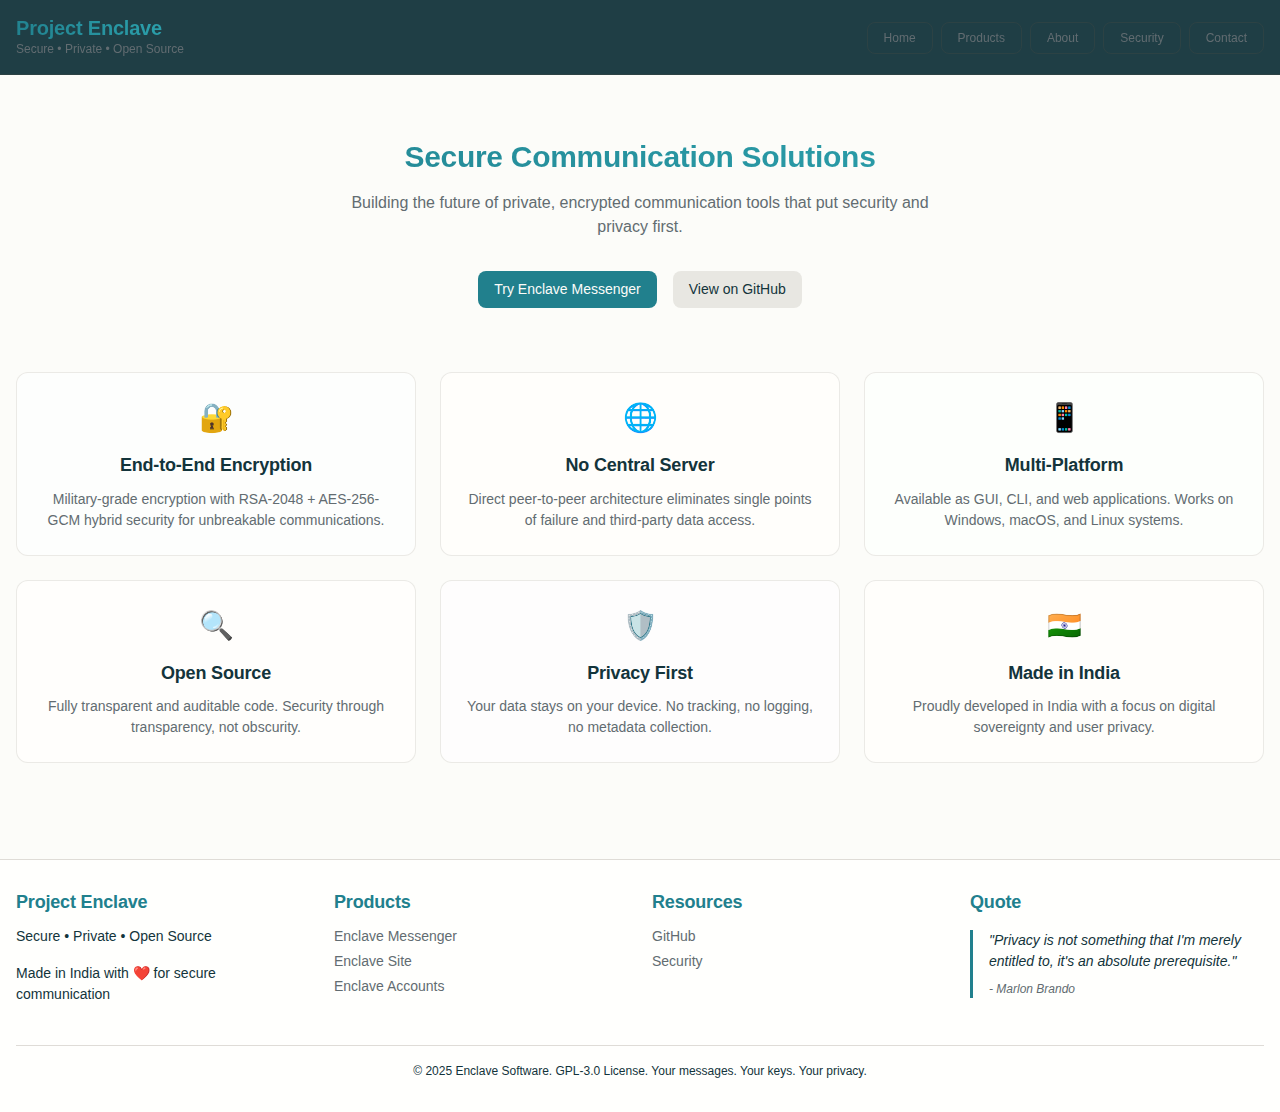
<file: index.html>
<!DOCTYPE html>
<html lang="en">
<head>
    <meta charset="UTF-8">
    <meta name="viewport" content="width=device-width, initial-scale=1.0">
    <title>Project Enclave</title>
    <link rel="stylesheet" href="style.css">
</head>
<body>
    <div class="app-container">
        <!-- Header -->
        <header class="header">
            <div class="container">
                <div class="header-content">
                    <div class="logo">
                        <h1>Project Enclave</h1>
                        <p>Secure • Private • Open Source</p>
                    </div>
                    <nav>
                        <ul class="nav-tabs">
                            <li><a href="#home" class="nav-tab active" onclick="showSection('home')">Home</a></li>
                            <li><a href="#products" class="nav-tab" onclick="showSection('products')">Products</a></li>
                            <li><a href="#about" class="nav-tab" onclick="showSection('about')">About</a></li>
                            <li><a href="#security" class="nav-tab" onclick="showSection('security')">Security</a></li>
                            <li><a href="#contact" class="nav-tab" onclick="showSection('contact')">Contact</a></li>
                        </ul>
                    </nav>
                </div>
            </div>
        </header>

        <!-- Main Content -->
        <main class="main-content">
            <div class="container">
                <!-- Home Section -->
                <section id="home" class="section active">
                    <div class="hero">
                        <h2>Secure Communication Solutions</h2>
                        <p>Building the future of private, encrypted communication tools that put security and privacy first.</p>
                        <div class="cta-buttons">
                            <a href="https://enclave-messenger.vercel.app/" class="btn btn--primary">Try Enclave Messenger</a>
                            <a href="https://github.com/Enclave-Software" class="btn btn--secondary">View on GitHub</a>
                        </div>
                    </div>

                    <div class="features-grid">
                        <div class="feature-card" data-bg="bg-1">
                            <div class="feature-icon">🔐</div>
                            <h3>End-to-End Encryption</h3>
                            <p>Military-grade encryption with RSA-2048 + AES-256-GCM hybrid security for unbreakable communications.</p>
                        </div>
                        <div class="feature-card" data-bg="bg-2">
                            <div class="feature-icon">🌐</div>
                            <h3>No Central Server</h3>
                            <p>Direct peer-to-peer architecture eliminates single points of failure and third-party data access.</p>
                        </div>
                        <div class="feature-card" data-bg="bg-3">
                            <div class="feature-icon">📱</div>
                            <h3>Multi-Platform</h3>
                            <p>Available as GUI, CLI, and web applications. Works on Windows, macOS, and Linux systems.</p>
                        </div>
                        <div class="feature-card" data-bg="bg-4">
                            <div class="feature-icon">🔍</div>
                            <h3>Open Source</h3>
                            <p>Fully transparent and auditable code. Security through transparency, not obscurity.</p>
                        </div>
                        <div class="feature-card" data-bg="bg-5">
                            <div class="feature-icon">🛡️</div>
                            <h3>Privacy First</h3>
                            <p>Your data stays on your device. No tracking, no logging, no metadata collection.</p>
                        </div>
                        <div class="feature-card" data-bg="bg-6">
                            <div class="feature-icon">🇮🇳</div>
                            <h3>Made in India</h3>
                            <p>Proudly developed in India with a focus on digital sovereignty and user privacy.</p>
                        </div>
                    </div>
                </section>

                <!-- Products Section -->
                <section id="products" class="section">
                    <div class="hero">
                        <h2>Our Products</h2>
                        <p>Innovative security solutions for modern communication needs.</p>
                    </div>

                    <div class="products-grid">
                        <div class="card">
                            <div class="card__body">
                                <h3>🔒 Enclave Messenger</h3>
                                <p class="status status--success">Active Development</p>
                                <p>A secure messaging application with end-to-end encryption. Features GUI, CLI, and web interfaces with peer-to-peer architecture.</p>
                                <ul>
                                    <li>Hybrid encryption (RSA-2048 + AES-GCM)</li>
                                    <li>Forward secrecy with session keys</li>
                                    <li>Works offline and on various networks</li>
                                    <li>Multiple interface options</li>
                                </ul>
                                <div class="flex gap-8">
                                    <a href="https://github.com/Enclave-Software/Enclave-Messenger" class="btn btn--primary btn--sm">View Repository</a>
                                    <a href="https://enclave-messenger.vercel.app/" class="btn btn--secondary btn--sm">Live Demo</a>
                                </div>
                            </div>
                        </div>

                        <div class="card">
                            <div class="card__body">
                                <h3>🌐 Enclave Site</h3>
                                <p class="status status--success">Deployed</p>
                                <p>Official website and documentation for Enclave Messenger with interactive demos and comprehensive guides.</p>
                                <ul>
                                    <li>Interactive encryption demonstrations</li>
                                    <li>Comprehensive documentation</li>
                                    <li>Modern responsive design</li>
                                    <li>Security architecture overview</li>
                                </ul>
                                <div class="flex gap-8">
                                    <a href="https://github.com/Enclave-Software/Enclave-Site" class="btn btn--primary btn--sm">View Repository</a>
                                </div>
                            </div>
                        </div>

                        <div class="card">
                            <div class="card__body">
                                <h3>🔐 Enclave Account</h3>
                                <p class="status status--warning">In Development</p>
                                <p>Authentication and user management system for Enclave ecosystem with modern security practices.</p>
                                <ul>
                                    <li>Secure user authentication</li>
                                    <li>Multi-factor authentication support</li>
                                    <li>Privacy-focused design</li>
                                    <li>Integration with Enclave products</li>
                                </ul>
                                <div class="flex gap-8">
                                    <a href="https://github.com/Enclave-Software/Accounts.enclave" class="btn btn--primary btn--sm">View Repository</a>
                                </div>
                            </div>
                        </div>
                    </div>
                </section>

                <!-- About Section -->
                <section id="about" class="section">
                    <div class="hero">
                        <h2>About Enclave Software</h2>
                        <p>Building the future of secure communication, one encrypted message at a time.</p>
                    </div>

                    <div class="about-content">
                        <div class="card">
                            <div class="card__body">
                                <h3>Our Mission</h3>
                                <p>To provide secure, private, and reliable communication tools that protect user privacy and enable free expression in the digital age.</p>
                                
                                <h3>Our Vision</h3>
                                <p>A world where everyone has access to secure communication tools, where privacy is the default, not a privilege.</p>
                                
                                <h3>Our Values</h3>
                                <ul>
                                    <li><strong>Privacy First:</strong> Your data belongs to you, not us</li>
                                    <li><strong>Transparency:</strong> Open source code for full auditability</li>
                                    <li><strong>Security:</strong> Military-grade encryption as standard</li>
                                    <li><strong>Accessibility:</strong> Tools that work for everyone, everywhere</li>
                                    <li><strong>Innovation:</strong> Pushing the boundaries of secure communication</li>
                                </ul>
                            </div>
                        </div>

                        <div class="card">
                            <div class="card__body">
                                <h3>Team & Contributors</h3>
                                <p>Enclave Software is built by a passionate team of developers and security experts who believe in the fundamental right to privacy.</p>
                                
                                <div class="contributors">
                                    <div class="contributor">
                                        <h4>Main Developers</h4>
                                        <p><strong>Chinglen2080</strong>, Lead Developer from Pune, Maharashtra</p>
                                        <p><strong>ProPoswal</strong>, Lead Designer from Haryana</p>
                                    </div>
                                </div>

                                <h3>Community</h3>
                                <p>Join our growing community of privacy advocates, security researchers, and developers working together to build a more secure digital future.</p>
                                
                                <div class="stats-grid">
                                    <div class="stat">
                                        <h4>5</h4>
                                        <p>Active Repositories</p>
                                    </div>
                                    <div class="stat">
                                        <h4>1+</h4>
                                        <p>GitHub Followers</p>
                                    </div>
                                    <div class="stat">
                                        <h4>🇮🇳</h4>
                                        <p>Made in India</p>
                                    </div>
                                </div>
                            </div>
                        </div>
                    </div>
                </section>

                <!-- Security Section -->
                <section id="security" class="section">
                    <div class="hero">
                        <h2>Security First</h2>
                        <p>Our commitment to security through transparency, best practices, and continuous improvement.</p>
                    </div>

                    <div class="security-overview">
                        <div class="card">
                            <div class="card__body">
                                <h3>🔒 Security Features</h3>
                                <div class="security-features">
                                    <div class="security-item">
                                        <h4>Encryption</h4>
                                        <ul>
                                            <li>Hybrid encryption (RSA-2048 + AES-256-GCM)</li>
                                            <li>Perfect forward secrecy</li>
                                            <li>AEAD with built-in authentication</li>
                                        </ul>
                                    </div>
                                    <div class="security-item">
                                        <h4>Key Management</h4>
                                        <ul>
                                            <li>Cryptographically secure random generation</li>
                                            <li>Local encrypted storage only</li>
                                            <li>Automatic session key rotation</li>
                                        </ul>
                                    </div>
                                    <div class="security-item">
                                        <h4>Network Security</h4>
                                        <ul>
                                            <li>End-to-end encryption</li>
                                            <li>Minimal metadata exposure</li>
                                            <li>Replay protection</li>
                                        </ul>
                                    </div>
                                </div>
                            </div>
                        </div>

                        <div class="card">
                            <div class="card__body">
                                <h3>🛡️ Security Best Practices</h3>
                                <h4>For Users:</h4>
                                <ul>
                                    <li>Keep your private keys secure</li>
                                    <li>Verify contact identities out-of-band</li>
                                    <li>Use strong, unique passwords</li>
                                    <li>Keep applications updated</li>
                                    <li>Use secure networks when possible</li>
                                </ul>

                                <h4>For Developers:</h4>
                                <ul>
                                    <li>Follow secure coding practices</li>
                                    <li>Regular security testing</li>
                                    <li>Dependency vulnerability scanning</li>
                                    <li>Code review for security issues</li>
                                </ul>
                            </div>
                        </div>

                        <div class="card">
                            <div class="card__body">
                                <h3>🔍 Vulnerability Reporting</h3>
                                <p>We take security seriously. If you discover a security vulnerability:</p>
                                <ol>
                                    <li><strong>Do NOT</strong> create a public GitHub issue</li>
                                    <li>Email us at: <strong>chinglen14@proton.me</strong></li>
                                    <li>Include detailed reproduction steps</li>
                                    <li>Allow us 90 days to address before public disclosure</li>
                                </ol>
                                
                                <div class="security-updates">
                                    <h4>Security Update Timeline:</h4>
                                    <ul>
                                        <li><span class="status status--error">Critical:</span> Within 24 hours</li>
                                        <li><span class="status status--warning">High:</span> Within 1 week</li>
                                        <li><span class="status status--info">Medium:</span> Next regular release</li>
                                        <li><span class="status status--success">Low:</span> Next major release</li>
                                    </ul>
                                </div>
                            </div>
                        </div>
                    </div>
                </section>

                <!-- Contact Section -->
                <section id="contact" class="section">
                    <div class="hero">
                        <h2>Get in Touch</h2>
                        <p>Connect with us and join the secure communication movement.</p>
                    </div>

                    <div class="contact-grid">
                        <div class="card">
                            <div class="card__body">
                                <h3>🐙 GitHub</h3>
                                <p>Explore our repositories, contribute code, and report issues.</p>
                                <a href="https://github.com/Enclave-Software" class="btn btn--primary">Visit GitHub Organization</a>
                            </div>
                        </div>

                        <div class="card">
                            <div class="card__body">
                                <h3>🔒 Security</h3>
                                <p>Report security vulnerabilities responsibly.</p>
                                <a href="mailto:enclave.software@proton.me" class="btn btn--secondary">Report Security Issue</a>
                            </div>
                        </div>

                        <div class="card">
                            <div class="card__body">
                                <h3>🤝 Contribute</h3>
                                <p>Join our mission to build secure communication tools.</p>
                                <div class="flex gap-8">
                                    <a href="https://github.com/Enclave-Software/Enclave-Messenger/issues" class="btn btn--secondary btn--sm">Report Issues</a>
                                    <a href="https://github.com/Enclave-Software/Enclave-Messenger/pulls" class="btn btn--secondary btn--sm">Submit PR</a>
                                </div>
                            </div>
                        </div>
                    </div>
                </section>
            </div>
        </main>

        <!-- Footer -->
        <footer class="footer">
            <div class="container">
                <div class="footer-content">
                    <div class="footer-section">
                        <h4>Project Enclave</h4>
                        <p>Secure • Private • Open Source</p>
                        <p>Made in India with ❤️ for secure communication</p>
                    </div>
                    <div class="footer-section">
                        <h4>Products</h4>
                        <ul>
                            <li><a href="https://enclave-messenger.vercel.app/">Enclave Messenger</a></li>
                            <li><a href="https://github.com/Enclave-Software/Enclave-Site">Enclave Site</a></li>
                            <li><a href="https://github.com/Enclave-Software/Accounts.enclave">Enclave Accounts</a></li>
                        </ul>
                    </div>
                    <div class="footer-section">
                        <h4>Resources</h4>
                        <ul>
                            <li><a href="https://github.com/Enclave-Software">GitHub</a></li>
                            <li><a href="mailto:enclave.software@proton.me">Security</a></li>
                        </ul>
                    </div>
                    <div class="footer-section">
                        <h4>Quote</h4>
                        <blockquote>
                            "Privacy is not something that I'm merely entitled to, it's an absolute prerequisite."
                            <cite>- Marlon Brando</cite>
                        </blockquote>
                    </div>
                </div>
                <div class="footer-bottom">
                    <p>&copy; 2025 Enclave Software. GPL-3.0 License. Your messages. Your keys. Your privacy.</p>
                </div>
            </div>
        </footer>
    </div>

    <script>
        function showSection(sectionId) {
            // Hide all sections
            document.querySelectorAll('.section').forEach(section => {
                section.classList.remove('active');
            });
            
            // Remove active class from all nav tabs
            document.querySelectorAll('.nav-tab').forEach(tab => {
                tab.classList.remove('active');
            });
            
            // Show selected section
            document.getElementById(sectionId).classList.add('active');
            
            // Add active class to clicked tab
            event.target.classList.add('active');
        }

        // Smooth scrolling for navigation
        document.addEventListener('DOMContentLoaded', function() {
            // Add smooth transitions
            document.body.style.setProperty('scroll-behavior', 'smooth');
            
            // Initialize first section
            showSection('home');
        });
    </script>

    <style>
        /* Additional styles specific to organization site */
        .products-grid {
            display: grid;
            gap: var(--space-24);
            margin-bottom: var(--space-32);
        }

        .about-content {
            display: grid;
            gap: var(--space-24);
            margin-bottom: var(--space-32);
        }

        .contributors {
            margin: var(--space-16) 0;
        }

        .contributor {
            margin-bottom: var(--space-16);
        }

        .stats-grid {
            display: grid;
            grid-template-columns: repeat(3, 1fr);
            gap: var(--space-16);
            margin-top: var(--space-16);
        }

        .stat {
            text-align: center;
            padding: var(--space-12);
            background: var(--color-bg-1);
            border-radius: var(--radius-base);
        }

        .stat h4 {
            margin: 0;
            font-size: var(--font-size-2xl);
            color: var(--color-primary);
        }

        .stat p {
            margin: var(--space-4) 0 0 0;
            font-size: var(--font-size-sm);
            color: var(--color-text-secondary);
        }

        .security-overview {
            display: grid;
            gap: var(--space-24);
            margin-bottom: var(--space-32);
        }

        .security-features {
            display: grid;
            gap: var(--space-16);
        }

        .security-item h4 {
            color: var(--color-primary);
            margin-bottom: var(--space-8);
        }

        .security-updates {
            margin-top: var(--space-16);
        }

        .security-updates ul {
            list-style: none;
            padding: 0;
        }

        .security-updates li {
            display: flex;
            align-items: center;
            gap: var(--space-8);
            margin-bottom: var(--space-4);
        }

        .contact-grid {
            display: grid;
            grid-template-columns: repeat(auto-fit, minmax(250px, 1fr));
            gap: var(--space-24);
            margin-bottom: var(--space-32);
        }

        .footer {
            background: var(--color-surface);
            border-top: 1px solid var(--color-border);
            padding: var(--space-32) 0 var(--space-16);
            margin-top: var(--space-32);
        }

        .footer-content {
            display: grid;
            grid-template-columns: repeat(auto-fit, minmax(200px, 1fr));
            gap: var(--space-24);
            margin-bottom: var(--space-24);
        }

        .footer-section h4 {
            margin-bottom: var(--space-12);
            color: var(--color-primary);
        }

        .footer-section ul {
            list-style: none;
            padding: 0;
            margin: 0;
        }

        .footer-section li {
            margin-bottom: var(--space-4);
        }

        .footer-section a {
            color: var(--color-text-secondary);
            text-decoration: none;
            transition: color var(--duration-fast) var(--ease-standard);
        }

        .footer-section a:hover {
            color: var(--color-primary);
        }

        .footer-bottom {
            border-top: 1px solid var(--color-border);
            padding-top: var(--space-16);
            text-align: center;
            color: var(--color-text-secondary);
            font-size: var(--font-size-sm);
        }

        blockquote {
            font-style: italic;
            border-left: 3px solid var(--color-primary);
            padding-left: var(--space-16);
            margin: var(--space-16) 0;
        }

        cite {
            display: block;
            margin-top: var(--space-8);
            font-size: var(--font-size-sm);
            color: var(--color-text-secondary);
        }

        /* Responsive adjustments */
        @media (max-width: 768px) {
            .nav-tabs {
                flex-wrap: wrap;
                justify-content: center;
            }

            .stats-grid {
                grid-template-columns: 1fr;
            }

            .footer-content {
                grid-template-columns: 1fr;
                text-align: center;
            }
        }
    </style>
</body>
</html>
</file>
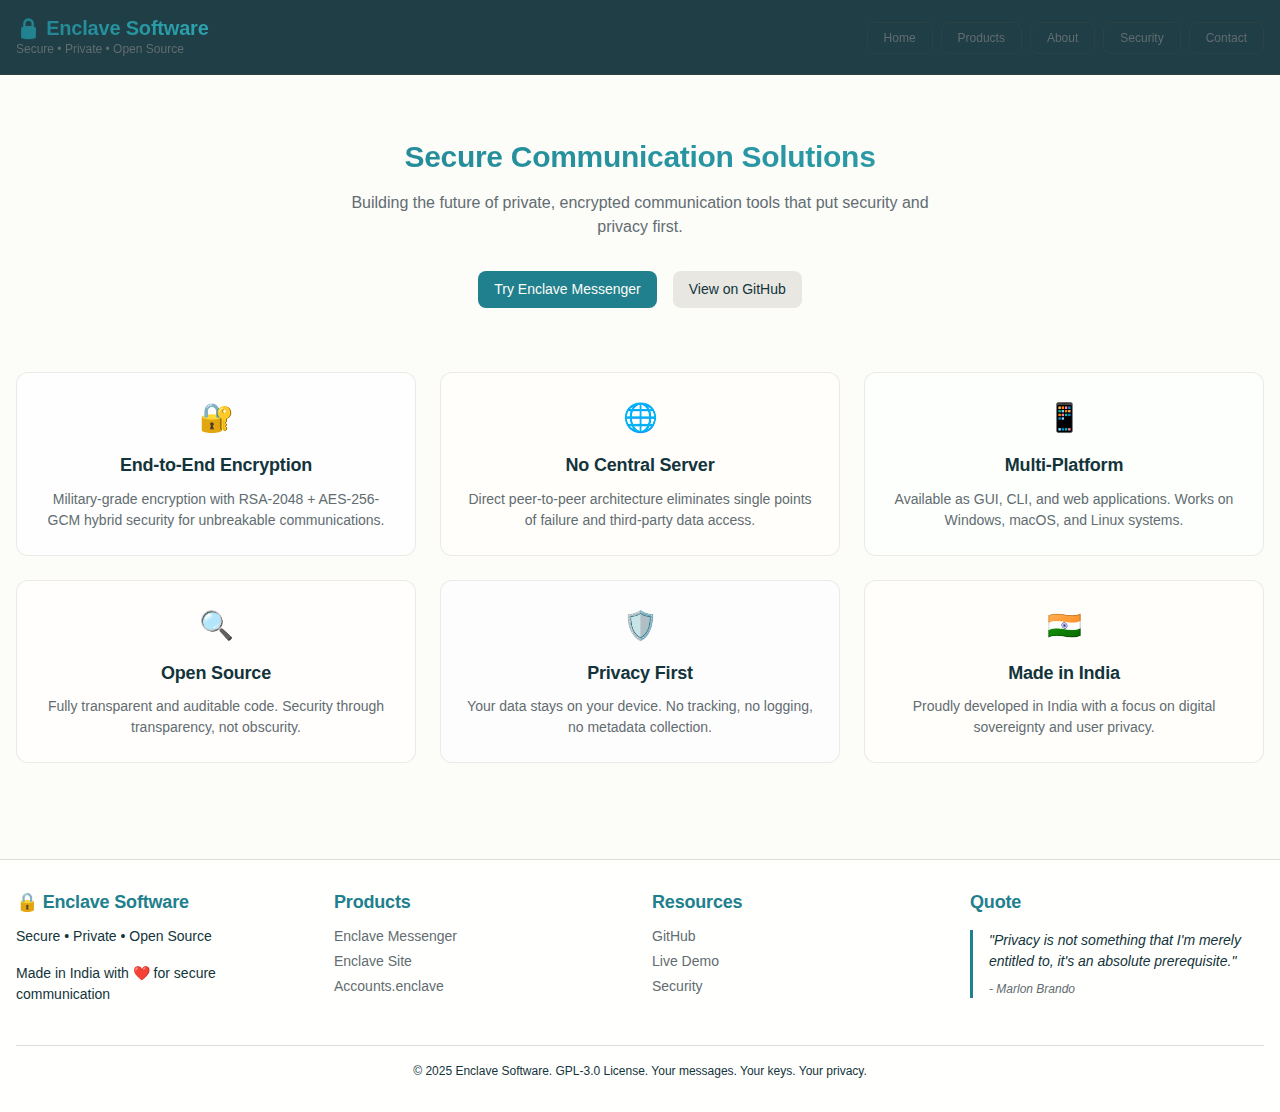
<file: organization-index.html>
<!DOCTYPE html>
<html lang="en">
<head>
    <meta charset="UTF-8">
    <meta name="viewport" content="width=device-width, initial-scale=1.0">
    <title>Enclave Software - Secure Communication Solutions</title>
    <link rel="stylesheet" href="style.css">
</head>
<body>
    <div class="app-container">
        <!-- Header -->
        <header class="header">
            <div class="container">
                <div class="header-content">
                    <div class="logo">
                        <h1>🔒 Enclave Software</h1>
                        <p>Secure • Private • Open Source</p>
                    </div>
                    <nav>
                        <ul class="nav-tabs">
                            <li><a href="#home" class="nav-tab active" onclick="showSection('home')">Home</a></li>
                            <li><a href="#products" class="nav-tab" onclick="showSection('products')">Products</a></li>
                            <li><a href="#about" class="nav-tab" onclick="showSection('about')">About</a></li>
                            <li><a href="#security" class="nav-tab" onclick="showSection('security')">Security</a></li>
                            <li><a href="#contact" class="nav-tab" onclick="showSection('contact')">Contact</a></li>
                        </ul>
                    </nav>
                </div>
            </div>
        </header>

        <!-- Main Content -->
        <main class="main-content">
            <div class="container">
                <!-- Home Section -->
                <section id="home" class="section active">
                    <div class="hero">
                        <h2>Secure Communication Solutions</h2>
                        <p>Building the future of private, encrypted communication tools that put security and privacy first.</p>
                        <div class="cta-buttons">
                            <a href="https://enclave-messenger.vercel.app/" class="btn btn--primary">Try Enclave Messenger</a>
                            <a href="https://github.com/Enclave-Software" class="btn btn--secondary">View on GitHub</a>
                        </div>
                    </div>

                    <div class="features-grid">
                        <div class="feature-card" data-bg="bg-1">
                            <div class="feature-icon">🔐</div>
                            <h3>End-to-End Encryption</h3>
                            <p>Military-grade encryption with RSA-2048 + AES-256-GCM hybrid security for unbreakable communications.</p>
                        </div>
                        <div class="feature-card" data-bg="bg-2">
                            <div class="feature-icon">🌐</div>
                            <h3>No Central Server</h3>
                            <p>Direct peer-to-peer architecture eliminates single points of failure and third-party data access.</p>
                        </div>
                        <div class="feature-card" data-bg="bg-3">
                            <div class="feature-icon">📱</div>
                            <h3>Multi-Platform</h3>
                            <p>Available as GUI, CLI, and web applications. Works on Windows, macOS, and Linux systems.</p>
                        </div>
                        <div class="feature-card" data-bg="bg-4">
                            <div class="feature-icon">🔍</div>
                            <h3>Open Source</h3>
                            <p>Fully transparent and auditable code. Security through transparency, not obscurity.</p>
                        </div>
                        <div class="feature-card" data-bg="bg-5">
                            <div class="feature-icon">🛡️</div>
                            <h3>Privacy First</h3>
                            <p>Your data stays on your device. No tracking, no logging, no metadata collection.</p>
                        </div>
                        <div class="feature-card" data-bg="bg-6">
                            <div class="feature-icon">🇮🇳</div>
                            <h3>Made in India</h3>
                            <p>Proudly developed in India with a focus on digital sovereignty and user privacy.</p>
                        </div>
                    </div>
                </section>

                <!-- Products Section -->
                <section id="products" class="section">
                    <div class="hero">
                        <h2>Our Products</h2>
                        <p>Innovative security solutions for modern communication needs.</p>
                    </div>

                    <div class="products-grid">
                        <div class="card">
                            <div class="card__body">
                                <h3>🔒 Enclave Messenger</h3>
                                <p class="status status--success">Active Development</p>
                                <p>A secure messaging application with end-to-end encryption. Features GUI, CLI, and web interfaces with peer-to-peer architecture.</p>
                                <ul>
                                    <li>Hybrid encryption (RSA-2048 + AES-GCM)</li>
                                    <li>Forward secrecy with session keys</li>
                                    <li>Works offline and on various networks</li>
                                    <li>Multiple interface options</li>
                                </ul>
                                <div class="flex gap-8">
                                    <a href="https://github.com/Enclave-Software/Enclave-Messenger" class="btn btn--primary btn--sm">View Repository</a>
                                    <a href="https://enclave-messenger.vercel.app/" class="btn btn--secondary btn--sm">Live Demo</a>
                                </div>
                            </div>
                        </div>

                        <div class="card">
                            <div class="card__body">
                                <h3>🌐 Enclave Site</h3>
                                <p class="status status--success">Deployed</p>
                                <p>Official website and documentation for Enclave Messenger with interactive demos and comprehensive guides.</p>
                                <ul>
                                    <li>Interactive encryption demonstrations</li>
                                    <li>Comprehensive documentation</li>
                                    <li>Modern responsive design</li>
                                    <li>Security architecture overview</li>
                                </ul>
                                <div class="flex gap-8">
                                    <a href="https://github.com/Enclave-Software/Enclave-Site" class="btn btn--primary btn--sm">View Repository</a>
                                </div>
                            </div>
                        </div>

                        <div class="card">
                            <div class="card__body">
                                <h3>🔐 Accounts.enclave</h3>
                                <p class="status status--warning">In Development</p>
                                <p>Authentication and user management system for Enclave ecosystem with modern security practices.</p>
                                <ul>
                                    <li>Secure user authentication</li>
                                    <li>Multi-factor authentication support</li>
                                    <li>Privacy-focused design</li>
                                    <li>Integration with Enclave products</li>
                                </ul>
                                <div class="flex gap-8">
                                    <a href="https://github.com/Enclave-Software/Accounts.enclave" class="btn btn--primary btn--sm">View Repository</a>
                                </div>
                            </div>
                        </div>
                    </div>
                </section>

                <!-- About Section -->
                <section id="about" class="section">
                    <div class="hero">
                        <h2>About Enclave Software</h2>
                        <p>Building the future of secure communication, one encrypted message at a time.</p>
                    </div>

                    <div class="about-content">
                        <div class="card">
                            <div class="card__body">
                                <h3>Our Mission</h3>
                                <p>To provide secure, private, and reliable communication tools that protect user privacy and enable free expression in the digital age.</p>
                                
                                <h3>Our Vision</h3>
                                <p>A world where everyone has access to secure communication tools, where privacy is the default, not a privilege.</p>
                                
                                <h3>Our Values</h3>
                                <ul>
                                    <li><strong>Privacy First:</strong> Your data belongs to you, not us</li>
                                    <li><strong>Transparency:</strong> Open source code for full auditability</li>
                                    <li><strong>Security:</strong> Military-grade encryption as standard</li>
                                    <li><strong>Accessibility:</strong> Tools that work for everyone, everywhere</li>
                                    <li><strong>Innovation:</strong> Pushing the boundaries of secure communication</li>
                                </ul>
                            </div>
                        </div>

                        <div class="card">
                            <div class="card__body">
                                <h3>Team & Contributors</h3>
                                <p>Enclave Software is built by a passionate team of developers and security experts who believe in the fundamental right to privacy.</p>
                                
                                <div class="contributors">
                                    <div class="contributor">
                                        <h4>Original Concept</h4>
                                        <p><strong>chinglen2080</strong> from Pune, Maharashtra</p>
                                        <p><strong>ProPoswal</strong> from Haryana</p>
                                    </div>
                                </div>

                                <h3>Community</h3>
                                <p>Join our growing community of privacy advocates, security researchers, and developers working together to build a more secure digital future.</p>
                                
                                <div class="stats-grid">
                                    <div class="stat">
                                        <h4>5</h4>
                                        <p>Active Repositories</p>
                                    </div>
                                    <div class="stat">
                                        <h4>1+</h4>
                                        <p>GitHub Followers</p>
                                    </div>
                                    <div class="stat">
                                        <h4>🇮🇳</h4>
                                        <p>Made in India</p>
                                    </div>
                                </div>
                            </div>
                        </div>
                    </div>
                </section>

                <!-- Security Section -->
                <section id="security" class="section">
                    <div class="hero">
                        <h2>Security First</h2>
                        <p>Our commitment to security through transparency, best practices, and continuous improvement.</p>
                    </div>

                    <div class="security-overview">
                        <div class="card">
                            <div class="card__body">
                                <h3>🔒 Security Features</h3>
                                <div class="security-features">
                                    <div class="security-item">
                                        <h4>Encryption</h4>
                                        <ul>
                                            <li>Hybrid encryption (RSA-2048 + AES-256-GCM)</li>
                                            <li>Perfect forward secrecy</li>
                                            <li>AEAD with built-in authentication</li>
                                        </ul>
                                    </div>
                                    <div class="security-item">
                                        <h4>Key Management</h4>
                                        <ul>
                                            <li>Cryptographically secure random generation</li>
                                            <li>Local encrypted storage only</li>
                                            <li>Automatic session key rotation</li>
                                        </ul>
                                    </div>
                                    <div class="security-item">
                                        <h4>Network Security</h4>
                                        <ul>
                                            <li>End-to-end encryption</li>
                                            <li>Minimal metadata exposure</li>
                                            <li>Replay protection</li>
                                        </ul>
                                    </div>
                                </div>
                            </div>
                        </div>

                        <div class="card">
                            <div class="card__body">
                                <h3>🛡️ Security Best Practices</h3>
                                <h4>For Users:</h4>
                                <ul>
                                    <li>Keep your private keys secure</li>
                                    <li>Verify contact identities out-of-band</li>
                                    <li>Use strong, unique usernames</li>
                                    <li>Keep applications updated</li>
                                    <li>Use secure networks when possible</li>
                                </ul>

                                <h4>For Developers:</h4>
                                <ul>
                                    <li>Follow secure coding practices</li>
                                    <li>Regular security testing</li>
                                    <li>Dependency vulnerability scanning</li>
                                    <li>Code review for security issues</li>
                                </ul>
                            </div>
                        </div>

                        <div class="card">
                            <div class="card__body">
                                <h3>🔍 Vulnerability Reporting</h3>
                                <p>We take security seriously. If you discover a security vulnerability:</p>
                                <ol>
                                    <li><strong>Do NOT</strong> create a public GitHub issue</li>
                                    <li>Email us at: <strong>security@enclave-software.example.com</strong></li>
                                    <li>Include detailed reproduction steps</li>
                                    <li>Allow us 90 days to address before public disclosure</li>
                                </ol>
                                
                                <div class="security-updates">
                                    <h4>Security Update Timeline:</h4>
                                    <ul>
                                        <li><span class="status status--error">Critical:</span> Within 24 hours</li>
                                        <li><span class="status status--warning">High:</span> Within 1 week</li>
                                        <li><span class="status status--info">Medium:</span> Next regular release</li>
                                        <li><span class="status status--success">Low:</span> Next major release</li>
                                    </ul>
                                </div>
                            </div>
                        </div>
                    </div>
                </section>

                <!-- Contact Section -->
                <section id="contact" class="section">
                    <div class="hero">
                        <h2>Get in Touch</h2>
                        <p>Connect with us and join the secure communication movement.</p>
                    </div>

                    <div class="contact-grid">
                        <div class="card">
                            <div class="card__body">
                                <h3>🐙 GitHub</h3>
                                <p>Explore our repositories, contribute code, and report issues.</p>
                                <a href="https://github.com/Enclave-Software" class="btn btn--primary">Visit GitHub Organization</a>
                            </div>
                        </div>

                        <div class="card">
                            <div class="card__body">
                                <h3>🌐 Demo</h3>
                                <p>Try Enclave Messenger directly in your browser.</p>
                                <a href="https://enclave-messenger.vercel.app/" class="btn btn--primary">Try Live Demo</a>
                            </div>
                        </div>

                        <div class="card">
                            <div class="card__body">
                                <h3>🔒 Security</h3>
                                <p>Report security vulnerabilities responsibly.</p>
                                <a href="mailto:security@enclave-software.example.com" class="btn btn--secondary">Report Security Issue</a>
                            </div>
                        </div>

                        <div class="card">
                            <div class="card__body">
                                <h3>🤝 Contribute</h3>
                                <p>Join our mission to build secure communication tools.</p>
                                <div class="flex gap-8">
                                    <a href="https://github.com/Enclave-Software/Enclave-Messenger/issues" class="btn btn--secondary btn--sm">Report Issues</a>
                                    <a href="https://github.com/Enclave-Software/Enclave-Messenger/pulls" class="btn btn--secondary btn--sm">Submit PR</a>
                                </div>
                            </div>
                        </div>
                    </div>
                </section>
            </div>
        </main>

        <!-- Footer -->
        <footer class="footer">
            <div class="container">
                <div class="footer-content">
                    <div class="footer-section">
                        <h4>🔒 Enclave Software</h4>
                        <p>Secure • Private • Open Source</p>
                        <p>Made in India with ❤️ for secure communication</p>
                    </div>
                    <div class="footer-section">
                        <h4>Products</h4>
                        <ul>
                            <li><a href="https://github.com/Enclave-Software/Enclave-Messenger">Enclave Messenger</a></li>
                            <li><a href="https://github.com/Enclave-Software/Enclave-Site">Enclave Site</a></li>
                            <li><a href="https://github.com/Enclave-Software/Accounts.enclave">Accounts.enclave</a></li>
                        </ul>
                    </div>
                    <div class="footer-section">
                        <h4>Resources</h4>
                        <ul>
                            <li><a href="https://github.com/Enclave-Software">GitHub</a></li>
                            <li><a href="https://enclave-messenger.vercel.app/">Live Demo</a></li>
                            <li><a href="mailto:security@enclave-software.example.com">Security</a></li>
                        </ul>
                    </div>
                    <div class="footer-section">
                        <h4>Quote</h4>
                        <blockquote>
                            "Privacy is not something that I'm merely entitled to, it's an absolute prerequisite."
                            <cite>- Marlon Brando</cite>
                        </blockquote>
                    </div>
                </div>
                <div class="footer-bottom">
                    <p>&copy; 2025 Enclave Software. GPL-3.0 License. Your messages. Your keys. Your privacy.</p>
                </div>
            </div>
        </footer>
    </div>

    <script>
        function showSection(sectionId) {
            // Hide all sections
            document.querySelectorAll('.section').forEach(section => {
                section.classList.remove('active');
            });
            
            // Remove active class from all nav tabs
            document.querySelectorAll('.nav-tab').forEach(tab => {
                tab.classList.remove('active');
            });
            
            // Show selected section
            document.getElementById(sectionId).classList.add('active');
            
            // Add active class to clicked tab
            event.target.classList.add('active');
        }

        // Smooth scrolling for navigation
        document.addEventListener('DOMContentLoaded', function() {
            // Add smooth transitions
            document.body.style.setProperty('scroll-behavior', 'smooth');
            
            // Initialize first section
            showSection('home');
        });
    </script>

    <style>
        /* Additional styles specific to organization site */
        .products-grid {
            display: grid;
            gap: var(--space-24);
            margin-bottom: var(--space-32);
        }

        .about-content {
            display: grid;
            gap: var(--space-24);
            margin-bottom: var(--space-32);
        }

        .contributors {
            margin: var(--space-16) 0;
        }

        .contributor {
            margin-bottom: var(--space-16);
        }

        .stats-grid {
            display: grid;
            grid-template-columns: repeat(3, 1fr);
            gap: var(--space-16);
            margin-top: var(--space-16);
        }

        .stat {
            text-align: center;
            padding: var(--space-12);
            background: var(--color-bg-1);
            border-radius: var(--radius-base);
        }

        .stat h4 {
            margin: 0;
            font-size: var(--font-size-2xl);
            color: var(--color-primary);
        }

        .stat p {
            margin: var(--space-4) 0 0 0;
            font-size: var(--font-size-sm);
            color: var(--color-text-secondary);
        }

        .security-overview {
            display: grid;
            gap: var(--space-24);
            margin-bottom: var(--space-32);
        }

        .security-features {
            display: grid;
            gap: var(--space-16);
        }

        .security-item h4 {
            color: var(--color-primary);
            margin-bottom: var(--space-8);
        }

        .security-updates {
            margin-top: var(--space-16);
        }

        .security-updates ul {
            list-style: none;
            padding: 0;
        }

        .security-updates li {
            display: flex;
            align-items: center;
            gap: var(--space-8);
            margin-bottom: var(--space-4);
        }

        .contact-grid {
            display: grid;
            grid-template-columns: repeat(auto-fit, minmax(250px, 1fr));
            gap: var(--space-24);
            margin-bottom: var(--space-32);
        }

        .footer {
            background: var(--color-surface);
            border-top: 1px solid var(--color-border);
            padding: var(--space-32) 0 var(--space-16);
            margin-top: var(--space-32);
        }

        .footer-content {
            display: grid;
            grid-template-columns: repeat(auto-fit, minmax(200px, 1fr));
            gap: var(--space-24);
            margin-bottom: var(--space-24);
        }

        .footer-section h4 {
            margin-bottom: var(--space-12);
            color: var(--color-primary);
        }

        .footer-section ul {
            list-style: none;
            padding: 0;
            margin: 0;
        }

        .footer-section li {
            margin-bottom: var(--space-4);
        }

        .footer-section a {
            color: var(--color-text-secondary);
            text-decoration: none;
            transition: color var(--duration-fast) var(--ease-standard);
        }

        .footer-section a:hover {
            color: var(--color-primary);
        }

        .footer-bottom {
            border-top: 1px solid var(--color-border);
            padding-top: var(--space-16);
            text-align: center;
            color: var(--color-text-secondary);
            font-size: var(--font-size-sm);
        }

        blockquote {
            font-style: italic;
            border-left: 3px solid var(--color-primary);
            padding-left: var(--space-16);
            margin: var(--space-16) 0;
        }

        cite {
            display: block;
            margin-top: var(--space-8);
            font-size: var(--font-size-sm);
            color: var(--color-text-secondary);
        }

        /* Responsive adjustments */
        @media (max-width: 768px) {
            .nav-tabs {
                flex-wrap: wrap;
                justify-content: center;
            }

            .stats-grid {
                grid-template-columns: 1fr;
            }

            .footer-content {
                grid-template-columns: 1fr;
                text-align: center;
            }
        }
    </style>
</body>
</html>
</file>
<file: style.css>
:root {
  /* Primitive Color Tokens 
   This was a pain*/
  --color-white: rgba(255, 255, 255, 1);
  --color-black: rgba(0, 0, 0, 1);
  --color-cream-50: rgba(252, 252, 249, 1);
  --color-cream-100: rgba(255, 255, 253, 1);
  --color-gray-200: rgba(245, 245, 245, 1);
  --color-gray-300: rgba(167, 169, 169, 1);
  --color-gray-400: rgba(119, 124, 124, 1);
  --color-slate-500: rgba(98, 108, 113, 1);
  --color-brown-600: rgba(94, 82, 64, 1);
  --color-charcoal-700: rgba(31, 33, 33, 1);
  --color-charcoal-800: rgba(38, 40, 40, 1);
  --color-slate-900: rgba(19, 52, 59, 1);
  --color-teal-300: rgba(50, 184, 198, 1);
  --color-teal-400: rgba(45, 166, 178, 1);
  --color-teal-500: rgba(33, 128, 141, 1);
  --color-teal-600: rgba(29, 116, 128, 1);
  --color-teal-700: rgba(26, 104, 115, 1);
  --color-teal-800: rgba(41, 150, 161, 1);
  --color-red-400: rgba(255, 84, 89, 1);
  --color-red-500: rgba(192, 21, 47, 1);
  --color-orange-400: rgba(230, 129, 97, 1);
  --color-orange-500: rgba(168, 75, 47, 1);

  /* RGB versions for opacity control */
  --color-brown-600-rgb: 94, 82, 64;
  --color-teal-500-rgb: 33, 128, 141;
  --color-slate-900-rgb: 19, 52, 59;
  --color-slate-500-rgb: 98, 108, 113;
  --color-red-500-rgb: 192, 21, 47;
  --color-red-400-rgb: 255, 84, 89;
  --color-orange-500-rgb: 168, 75, 47;
  --color-orange-400-rgb: 230, 129, 97;

  /* Background color tokens (Light Mode) */
  --color-bg-1: rgba(59, 130, 246, 0.08); /* Light blue */
  --color-bg-2: rgba(245, 158, 11, 0.08); /* Light yellow */
  --color-bg-3: rgba(34, 197, 94, 0.08); /* Light green */
  --color-bg-4: rgba(239, 68, 68, 0.08); /* Light red */
  --color-bg-5: rgba(147, 51, 234, 0.08); /* Light purple */
  --color-bg-6: rgba(249, 115, 22, 0.08); /* Light orange */
  --color-bg-7: rgba(236, 72, 153, 0.08); /* Light pink */
  --color-bg-8: rgba(6, 182, 212, 0.08); /* Light cyan */

  /* Semantic Color Tokens (Light Mode) */
  --color-background: var(--color-cream-50);
  --color-surface: var(--color-cream-100);
  --color-text: var(--color-slate-900);
  --color-text-secondary: var(--color-slate-500);
  --color-primary: var(--color-teal-500);
  --color-primary-hover: var(--color-teal-600);
  --color-primary-active: var(--color-teal-700);
  --color-secondary: rgba(var(--color-brown-600-rgb), 0.12);
  --color-secondary-hover: rgba(var(--color-brown-600-rgb), 0.2);
  --color-secondary-active: rgba(var(--color-brown-600-rgb), 0.25);
  --color-border: rgba(var(--color-brown-600-rgb), 0.2);
  --color-btn-primary-text: var(--color-cream-50);
  --color-card-border: rgba(var(--color-brown-600-rgb), 0.12);
  --color-card-border-inner: rgba(var(--color-brown-600-rgb), 0.12);
  --color-error: var(--color-red-500);
  --color-success: var(--color-teal-500);
  --color-warning: var(--color-orange-500);
  --color-info: var(--color-slate-500);
  --color-focus-ring: rgba(var(--color-teal-500-rgb), 0.4);
  --color-select-caret: rgba(var(--color-slate-900-rgb), 0.8);

  /* Common style patterns */
  --focus-ring: 0 0 0 3px var(--color-focus-ring);
  --focus-outline: 2px solid var(--color-primary);
  --status-bg-opacity: 0.15;
  --status-border-opacity: 0.25;
  --select-caret-light: url("data:image/svg+xml,%3Csvg xmlns='http://www.w3.org/2000/svg' width='16' height='16' viewBox='0 0 24 24' fill='none' stroke='%23134252' stroke-width='2' stroke-linecap='round' stroke-linejoin='round'%3E%3Cpolyline points='6 9 12 15 18 9'%3E%3C/polyline%3E%3C/svg%3E");
  --select-caret-dark: url("data:image/svg+xml,%3Csvg xmlns='http://www.w3.org/2000/svg' width='16' height='16' viewBox='0 0 24 24' fill='none' stroke='%23f5f5f5' stroke-width='2' stroke-linecap='round' stroke-linejoin='round'%3E%3Cpolyline points='6 9 12 15 18 9'%3E%3C/polyline%3E%3C/svg%3E");

  /* RGB versions for opacity control */
  --color-success-rgb: 33, 128, 141;
  --color-error-rgb: 192, 21, 47;
  --color-warning-rgb: 168, 75, 47;
  --color-info-rgb: 98, 108, 113;

  /* Typography */
  --font-family-base: "FKGroteskNeue", "Geist", "Inter", -apple-system,
    BlinkMacSystemFont, "Segoe UI", Roboto, sans-serif;
  --font-family-mono: "Berkeley Mono", ui-monospace, SFMono-Regular, Menlo,
    Monaco, Consolas, monospace;
  --font-size-xs: 11px;
  --font-size-sm: 12px;
  --font-size-base: 14px;
  --font-size-md: 14px;
  --font-size-lg: 16px;
  --font-size-xl: 18px;
  --font-size-2xl: 20px;
  --font-size-3xl: 24px;
  --font-size-4xl: 30px;
  --font-weight-normal: 400;
  --font-weight-medium: 500;
  --font-weight-semibold: 550;
  --font-weight-bold: 600;
  --line-height-tight: 1.2;
  --line-height-normal: 1.5;
  --letter-spacing-tight: -0.01em;

  /* Spacing */
  --space-0: 0;
  --space-1: 1px;
  --space-2: 2px;
  --space-4: 4px;
  --space-6: 6px;
  --space-8: 8px;
  --space-10: 10px;
  --space-12: 12px;
  --space-16: 16px;
  --space-20: 20px;
  --space-24: 24px;
  --space-32: 32px;

  /* Border Radius */
  --radius-sm: 6px;
  --radius-base: 8px;
  --radius-md: 10px;
  --radius-lg: 12px;
  --radius-full: 9999px;

  /* Shadows */
  --shadow-xs: 0 1px 2px rgba(0, 0, 0, 0.02);
  --shadow-sm: 0 1px 3px rgba(0, 0, 0, 0.04), 0 1px 2px rgba(0, 0, 0, 0.02);
  --shadow-md: 0 4px 6px -1px rgba(0, 0, 0, 0.04),
    0 2px 4px -1px rgba(0, 0, 0, 0.02);
  --shadow-lg: 0 10px 15px -3px rgba(0, 0, 0, 0.04),
    0 4px 6px -2px rgba(0, 0, 0, 0.02);
  --shadow-inset-sm: inset 0 1px 0 rgba(255, 255, 255, 0.15),
    inset 0 -1px 0 rgba(0, 0, 0, 0.03);

  /* Animation */
  --duration-fast: 150ms;
  --duration-normal: 250ms;
  --ease-standard: cubic-bezier(0.16, 1, 0.3, 1);

  /* Layout */
  --container-sm: 640px;
  --container-md: 768px;
  --container-lg: 1024px;
  --container-xl: 1280px;
}

/* Dark mode colors */
@media (prefers-color-scheme: dark) {
  :root {
    /* RGB versions for opacity control (Dark Mode) */
    --color-gray-400-rgb: 119, 124, 124;
    --color-teal-300-rgb: 50, 184, 198;
    --color-gray-300-rgb: 167, 169, 169;
    --color-gray-200-rgb: 245, 245, 245;

    /* Background color tokens (Dark Mode) */
    --color-bg-1: rgba(29, 78, 216, 0.15); /* Dark blue */
    --color-bg-2: rgba(180, 83, 9, 0.15); /* Dark yellow */
    --color-bg-3: rgba(21, 128, 61, 0.15); /* Dark green */
    --color-bg-4: rgba(185, 28, 28, 0.15); /* Dark red */
    --color-bg-5: rgba(107, 33, 168, 0.15); /* Dark purple */
    --color-bg-6: rgba(194, 65, 12, 0.15); /* Dark orange */
    --color-bg-7: rgba(190, 24, 93, 0.15); /* Dark pink */
    --color-bg-8: rgba(8, 145, 178, 0.15); /* Dark cyan */

    /* Semantic Color Tokens (Dark Mode) */
    --color-background: var(--color-charcoal-700);
    --color-surface: var(--color-charcoal-800);
    --color-text: var(--color-gray-200);
    --color-text-secondary: rgba(var(--color-gray-300-rgb), 0.7);
    --color-primary: var(--color-teal-300);
    --color-primary-hover: var(--color-teal-400);
    --color-primary-active: var(--color-teal-800);
    --color-secondary: rgba(var(--color-gray-400-rgb), 0.15);
    --color-secondary-hover: rgba(var(--color-gray-400-rgb), 0.25);
    --color-secondary-active: rgba(var(--color-gray-400-rgb), 0.3);
    --color-border: rgba(var(--color-gray-400-rgb), 0.3);
    --color-error: var(--color-red-400);
    --color-success: var(--color-teal-300);
    --color-warning: var(--color-orange-400);
    --color-info: var(--color-gray-300);
    --color-focus-ring: rgba(var(--color-teal-300-rgb), 0.4);
    --color-btn-primary-text: var(--color-slate-900);
    --color-card-border: rgba(var(--color-gray-400-rgb), 0.2);
    --color-card-border-inner: rgba(var(--color-gray-400-rgb), 0.15);
    --shadow-inset-sm: inset 0 1px 0 rgba(255, 255, 255, 0.1),
      inset 0 -1px 0 rgba(0, 0, 0, 0.15);
    --button-border-secondary: rgba(var(--color-gray-400-rgb), 0.2);
    --color-border-secondary: rgba(var(--color-gray-400-rgb), 0.2);
    --color-select-caret: rgba(var(--color-gray-200-rgb), 0.8);

    /* Common style patterns - updated for dark mode */
    --focus-ring: 0 0 0 3px var(--color-focus-ring);
    --focus-outline: 2px solid var(--color-primary);
    --status-bg-opacity: 0.15;
    --status-border-opacity: 0.25;
    --select-caret-light: url("data:image/svg+xml,%3Csvg xmlns='http://www.w3.org/2000/svg' width='16' height='16' viewBox='0 0 24 24' fill='none' stroke='%23134252' stroke-width='2' stroke-linecap='round' stroke-linejoin='round'%3E%3Cpolyline points='6 9 12 15 18 9'%3E%3C/polyline%3E%3C/svg%3E");
    --select-caret-dark: url("data:image/svg+xml,%3Csvg xmlns='http://www.w3.org/2000/svg' width='16' height='16' viewBox='0 0 24 24' fill='none' stroke='%23f5f5f5' stroke-width='2' stroke-linecap='round' stroke-linejoin='round'%3E%3Cpolyline points='6 9 12 15 18 9'%3E%3C/polyline%3E%3C/svg%3E");

    /* RGB versions for dark mode */
    --color-success-rgb: var(--color-teal-300-rgb);
    --color-error-rgb: var(--color-red-400-rgb);
    --color-warning-rgb: var(--color-orange-400-rgb);
    --color-info-rgb: var(--color-gray-300-rgb);
  }
}

/* Data attribute for manual theme switching */
[data-color-scheme="dark"] {
  /* RGB versions for opacity control (dark mode) */
  --color-gray-400-rgb: 119, 124, 124;
  --color-teal-300-rgb: 50, 184, 198;
  --color-gray-300-rgb: 167, 169, 169;
  --color-gray-200-rgb: 245, 245, 245;

  /* Colorful background palette - Dark Mode */
  --color-bg-1: rgba(29, 78, 216, 0.15); /* Dark blue */
  --color-bg-2: rgba(180, 83, 9, 0.15); /* Dark yellow */
  --color-bg-3: rgba(21, 128, 61, 0.15); /* Dark green */
  --color-bg-4: rgba(185, 28, 28, 0.15); /* Dark red */
  --color-bg-5: rgba(107, 33, 168, 0.15); /* Dark purple */
  --color-bg-6: rgba(194, 65, 12, 0.15); /* Dark orange */
  --color-bg-7: rgba(190, 24, 93, 0.15); /* Dark pink */
  --color-bg-8: rgba(8, 145, 178, 0.15); /* Dark cyan */

  /* Semantic Color Tokens (Dark Mode) */
  --color-background: var(--color-charcoal-700);
  --color-surface: var(--color-charcoal-800);
  --color-text: var(--color-gray-200);
  --color-text-secondary: rgba(var(--color-gray-300-rgb), 0.7);
  --color-primary: var(--color-teal-300);
  --color-primary-hover: var(--color-teal-400);
  --color-primary-active: var(--color-teal-800);
  --color-secondary: rgba(var(--color-gray-400-rgb), 0.15);
  --color-secondary-hover: rgba(var(--color-gray-400-rgb), 0.25);
  --color-secondary-active: rgba(var(--color-gray-400-rgb), 0.3);
  --color-border: rgba(var(--color-gray-400-rgb), 0.3);
  --color-error: var(--color-red-400);
  --color-success: var(--color-teal-300);
  --color-warning: var(--color-orange-400);
  --color-info: var(--color-gray-300);
  --color-focus-ring: rgba(var(--color-teal-300-rgb), 0.4);
  --color-btn-primary-text: var(--color-slate-900);
  --color-card-border: rgba(var(--color-gray-400-rgb), 0.15);
  --color-card-border-inner: rgba(var(--color-gray-400-rgb), 0.15);
  --shadow-inset-sm: inset 0 1px 0 rgba(255, 255, 255, 0.1),
    inset 0 -1px 0 rgba(0, 0, 0, 0.15);
  --color-border-secondary: rgba(var(--color-gray-400-rgb), 0.2);
  --color-select-caret: rgba(var(--color-gray-200-rgb), 0.8);

  /* Common style patterns - updated for dark mode */
  --focus-ring: 0 0 0 3px var(--color-focus-ring);
  --focus-outline: 2px solid var(--color-primary);
  --status-bg-opacity: 0.15;
  --status-border-opacity: 0.25;
  --select-caret-light: url("data:image/svg+xml,%3Csvg xmlns='http://www.w3.org/2000/svg' width='16' height='16' viewBox='0 0 24 24' fill='none' stroke='%23134252' stroke-width='2' stroke-linecap='round' stroke-linejoin='round'%3E%3Cpolyline points='6 9 12 15 18 9'%3E%3C/polyline%3E%3C/svg%3E");
  --select-caret-dark: url("data:image/svg+xml,%3Csvg xmlns='http://www.w3.org/2000/svg' width='16' height='16' viewBox='0 0 24 24' fill='none' stroke='%23f5f5f5' stroke-width='2' stroke-linecap='round' stroke-linejoin='round'%3E%3Cpolyline points='6 9 12 15 18 9'%3E%3C/polyline%3E%3C/svg%3E");

  /* RGB versions for dark mode */
  --color-success-rgb: var(--color-teal-300-rgb);
  --color-error-rgb: var(--color-red-400-rgb);
  --color-warning-rgb: var(--color-orange-400-rgb);
  --color-info-rgb: var(--color-gray-300-rgb);
}

[data-color-scheme="light"] {
  /* RGB versions for opacity control (light mode) */
  --color-brown-600-rgb: 94, 82, 64;
  --color-teal-500-rgb: 33, 128, 141;
  --color-slate-900-rgb: 19, 52, 59;

  /* Semantic Color Tokens (Light Mode) */
  --color-background: var(--color-cream-50);
  --color-surface: var(--color-cream-100);
  --color-text: var(--color-slate-900);
  --color-text-secondary: var(--color-slate-500);
  --color-primary: var(--color-teal-500);
  --color-primary-hover: var(--color-teal-600);
  --color-primary-active: var(--color-teal-700);
  --color-secondary: rgba(var(--color-brown-600-rgb), 0.12);
  --color-secondary-hover: rgba(var(--color-brown-600-rgb), 0.2);
  --color-secondary-active: rgba(var(--color-brown-600-rgb), 0.25);
  --color-border: rgba(var(--color-brown-600-rgb), 0.2);
  --color-btn-primary-text: var(--color-cream-50);
  --color-card-border: rgba(var(--color-brown-600-rgb), 0.12);
  --color-card-border-inner: rgba(var(--color-brown-600-rgb), 0.12);
  --color-error: var(--color-red-500);
  --color-success: var(--color-teal-500);
  --color-warning: var(--color-orange-500);
  --color-info: var(--color-slate-500);
  --color-focus-ring: rgba(var(--color-teal-500-rgb), 0.4);

  /* RGB versions for light mode */
  --color-success-rgb: var(--color-teal-500-rgb);
  --color-error-rgb: var(--color-red-500-rgb);
  --color-warning-rgb: var(--color-orange-500-rgb);
  --color-info-rgb: var(--color-slate-500-rgb);
}

/* Base styles */
html {
  font-size: var(--font-size-base);
  font-family: var(--font-family-base);
  line-height: var(--line-height-normal);
  color: var(--color-text);
  background-color: var(--color-background);
  -webkit-font-smoothing: antialiased;
  box-sizing: border-box;
}

body {
  margin: 0;
  padding: 0;
}

*,
*::before,
*::after {
  box-sizing: inherit;
}

/* Typography */
h1,
h2,
h3,
h4,
h5,
h6 {
  margin: 0;
  font-weight: var(--font-weight-semibold);
  line-height: var(--line-height-tight);
  color: var(--color-text);
  letter-spacing: var(--letter-spacing-tight);
}

h1 {
  font-size: var(--font-size-4xl);
}
h2 {
  font-size: var(--font-size-3xl);
}
h3 {
  font-size: var(--font-size-2xl);
}
h4 {
  font-size: var(--font-size-xl);
}
h5 {
  font-size: var(--font-size-lg);
}
h6 {
  font-size: var(--font-size-md);
}

p {
  margin: 0 0 var(--space-16) 0;
}

a {
  color: var(--color-primary);
  text-decoration: none;
  transition: color var(--duration-fast) var(--ease-standard);
}

a:hover {
  color: var(--color-primary-hover);
}

code,
pre {
  font-family: var(--font-family-mono);
  font-size: calc(var(--font-size-base) * 0.95);
  background-color: var(--color-secondary);
  border-radius: var(--radius-sm);
}

code {
  padding: var(--space-1) var(--space-4);
}

pre {
  padding: var(--space-16);
  margin: var(--space-16) 0;
  overflow: auto;
  border: 1px solid var(--color-border);
}

pre code {
  background: none;
  padding: 0;
}

/* Buttons */
.btn {
  display: inline-flex;
  align-items: center;
  justify-content: center;
  padding: var(--space-8) var(--space-16);
  border-radius: var(--radius-base);
  font-size: var(--font-size-base);
  font-weight: 500;
  line-height: 1.5;
  cursor: pointer;
  transition: all var(--duration-normal) var(--ease-standard);
  border: none;
  text-decoration: none;
  position: relative;
}

.btn:focus-visible {
  outline: none;
  box-shadow: var(--focus-ring);
}

.btn--primary {
  background: var(--color-primary);
  color: var(--color-btn-primary-text);
}

.btn--primary:hover {
  background: var(--color-primary-hover);
}

.btn--primary:active {
  background: var(--color-primary-active);
}

.btn--secondary {
  background: var(--color-secondary);
  color: var(--color-text);
}

.btn--secondary:hover {
  background: var(--color-secondary-hover);
}

.btn--secondary:active {
  background: var(--color-secondary-active);
}

.btn--outline {
  background: transparent;
  border: 1px solid var(--color-border);
  color: var(--color-text);
}

.btn--outline:hover {
  background: var(--color-secondary);
}

.btn--sm {
  padding: var(--space-4) var(--space-12);
  font-size: var(--font-size-sm);
  border-radius: var(--radius-sm);
}

.btn--lg {
  padding: var(--space-10) var(--space-20);
  font-size: var(--font-size-lg);
  border-radius: var(--radius-md);
}

.btn--full-width {
  width: 100%;
}

.btn:disabled {
  opacity: 0.5;
  cursor: not-allowed;
}

/* Form elements */
.form-control {
  display: block;
  width: 100%;
  padding: var(--space-8) var(--space-12);
  font-size: var(--font-size-md);
  line-height: 1.5;
  color: var(--color-text);
  background-color: var(--color-surface);
  border: 1px solid var(--color-border);
  border-radius: var(--radius-base);
  transition: border-color var(--duration-fast) var(--ease-standard),
    box-shadow var(--duration-fast) var(--ease-standard);
}

textarea.form-control {
  font-family: var(--font-family-base);
  font-size: var(--font-size-base);
}

select.form-control {
  padding: var(--space-8) var(--space-12);
  -webkit-appearance: none;
  -moz-appearance: none;
  appearance: none;
  background-image: var(--select-caret-light);
  background-repeat: no-repeat;
  background-position: right var(--space-12) center;
  background-size: 16px;
  padding-right: var(--space-32);
}

/* Add a dark mode specific caret */
@media (prefers-color-scheme: dark) {
  select.form-control {
    background-image: var(--select-caret-dark);
  }
}

/* Also handle data-color-scheme */
[data-color-scheme="dark"] select.form-control {
  background-image: var(--select-caret-dark);
}

[data-color-scheme="light"] select.form-control {
  background-image: var(--select-caret-light);
}

.form-control:focus {
  border-color: var(--color-primary);
  outline: var(--focus-outline);
}

.form-label {
  display: block;
  margin-bottom: var(--space-8);
  font-weight: var(--font-weight-medium);
  font-size: var(--font-size-sm);
}

.form-group {
  margin-bottom: var(--space-16);
}

/* Card component */
.card {
  background-color: var(--color-surface);
  border-radius: var(--radius-lg);
  border: 1px solid var(--color-card-border);
  box-shadow: var(--shadow-sm);
  overflow: hidden;
  transition: box-shadow var(--duration-normal) var(--ease-standard);
}

.card:hover {
  box-shadow: var(--shadow-md);
}

.card__body {
  padding: var(--space-16);
}

.card__header,
.card__footer {
  padding: var(--space-16);
  border-bottom: 1px solid var(--color-card-border-inner);
}

/* Status indicators - simplified with CSS variables */
.status {
  display: inline-flex;
  align-items: center;
  padding: var(--space-6) var(--space-12);
  border-radius: var(--radius-full);
  font-weight: var(--font-weight-medium);
  font-size: var(--font-size-sm);
}

.status--success {
  background-color: rgba(
    var(--color-success-rgb, 33, 128, 141),
    var(--status-bg-opacity)
  );
  color: var(--color-success);
  border: 1px solid
    rgba(var(--color-success-rgb, 33, 128, 141), var(--status-border-opacity));
}

.status--error {
  background-color: rgba(
    var(--color-error-rgb, 192, 21, 47),
    var(--status-bg-opacity)
  );
  color: var(--color-error);
  border: 1px solid
    rgba(var(--color-error-rgb, 192, 21, 47), var(--status-border-opacity));
}

.status--warning {
  background-color: rgba(
    var(--color-warning-rgb, 168, 75, 47),
    var(--status-bg-opacity)
  );
  color: var(--color-warning);
  border: 1px solid
    rgba(var(--color-warning-rgb, 168, 75, 47), var(--status-border-opacity));
}

.status--info {
  background-color: rgba(
    var(--color-info-rgb, 98, 108, 113),
    var(--status-bg-opacity)
  );
  color: var(--color-info);
  border: 1px solid
    rgba(var(--color-info-rgb, 98, 108, 113), var(--status-border-opacity));
}

/* Container layout */
.container {
  width: 100%;
  margin-right: auto;
  margin-left: auto;
  padding-right: var(--space-16);
  padding-left: var(--space-16);
}

@media (min-width: 640px) {
  .container {
    max-width: var(--container-sm);
  }
}
@media (min-width: 768px) {
  .container {
    max-width: var(--container-md);
  }
}
@media (min-width: 1024px) {
  .container {
    max-width: var(--container-lg);
  }
}
@media (min-width: 1280px) {
  .container {
    max-width: var(--container-xl);
  }
}

/* Utility classes */
.flex {
  display: flex;
}
.flex-col {
  flex-direction: column;
}
.items-center {
  align-items: center;
}
.justify-center {
  justify-content: center;
}
.justify-between {
  justify-content: space-between;
}
.gap-4 {
  gap: var(--space-4);
}
.gap-8 {
  gap: var(--space-8);
}
.gap-16 {
  gap: var(--space-16);
}

.m-0 {
  margin: 0;
}
.mt-8 {
  margin-top: var(--space-8);
}
.mb-8 {
  margin-bottom: var(--space-8);
}
.mx-8 {
  margin-left: var(--space-8);
  margin-right: var(--space-8);
}
.my-8 {
  margin-top: var(--space-8);
  margin-bottom: var(--space-8);
}

.p-0 {
  padding: 0;
}
.py-8 {
  padding-top: var(--space-8);
  padding-bottom: var(--space-8);
}
.px-8 {
  padding-left: var(--space-8);
  padding-right: var(--space-8);
}
.py-16 {
  padding-top: var(--space-16);
  padding-bottom: var(--space-16);
}
.px-16 {
  padding-left: var(--space-16);
  padding-right: var(--space-16);
}

.block {
  display: block;
}
.hidden {
  display: none;
}

/* Accessibility */
.sr-only {
  position: absolute;
  width: 1px;
  height: 1px;
  padding: 0;
  margin: -1px;
  overflow: hidden;
  clip: rect(0, 0, 0, 0);
  white-space: nowrap;
  border-width: 0;
}

:focus-visible {
  outline: var(--focus-outline);
  outline-offset: 2px;
}

/* Dark mode specifics */
[data-color-scheme="dark"] .btn--outline {
  border: 1px solid var(--color-border-secondary);
}

@font-face {
  font-family: 'FKGroteskNeue';
  src: url('https://r2cdn.perplexity.ai/fonts/FKGroteskNeue.woff2')
    format('woff2');
}

/* END PERPLEXITY DESIGN SYSTEM */
/* Enhanced CSS for Enclave Software Organization Website */
/* Updated to match Perplexity Design System */

:root {
  /* Primitive Color Tokens */
  --color-white: rgba(255, 255, 255, 1);
  --color-black: rgba(0, 0, 0, 1);
  --color-cream-50: rgba(252, 252, 249, 1);
  --color-cream-100: rgba(255, 255, 253, 1);
  --color-gray-200: rgba(245, 245, 245, 1);
  --color-gray-300: rgba(167, 169, 169, 1);
  --color-gray-400: rgba(119, 124, 124, 1);
  --color-slate-500: rgba(98, 108, 113, 1);
  --color-brown-600: rgba(94, 82, 64, 1);
  --color-charcoal-700: rgba(31, 33, 33, 1);
  --color-charcoal-800: rgba(38, 40, 40, 1);
  --color-slate-900: rgba(19, 52, 59, 1);
  --color-teal-300: rgba(50, 184, 198, 1);
  --color-teal-400: rgba(45, 166, 178, 1);
  --color-teal-500: rgba(33, 128, 141, 1);
  --color-teal-600: rgba(29, 116, 128, 1);
  --color-teal-700: rgba(26, 104, 115, 1);
  --color-teal-800: rgba(41, 150, 161, 1);
  --color-red-400: rgba(255, 84, 89, 1);
  --color-red-500: rgba(192, 21, 47, 1);
  --color-orange-400: rgba(230, 129, 97, 1);
  --color-orange-500: rgba(168, 75, 47, 1);

  /* RGB versions for opacity control */
  --color-brown-600-rgb: 94, 82, 64;
  --color-teal-500-rgb: 33, 128, 141;
  --color-slate-900-rgb: 19, 52, 59;
  --color-slate-500-rgb: 98, 108, 113;
  --color-red-500-rgb: 192, 21, 47;
  --color-red-400-rgb: 255, 84, 89;
  --color-orange-500-rgb: 168, 75, 47;
  --color-orange-400-rgb: 230, 129, 97;

  /* Background color tokens (Light Mode) */
  --color-bg-1: rgba(59, 130, 246, 0.08);
  --color-bg-2: rgba(245, 158, 11, 0.08);
  --color-bg-3: rgba(34, 197, 94, 0.08);
  --color-bg-4: rgba(239, 68, 68, 0.08);
  --color-bg-5: rgba(147, 51, 234, 0.08);
  --color-bg-6: rgba(249, 115, 22, 0.08);

  /* Semantic Color Tokens (Light Mode) */
  --color-background: var(--color-cream-50);
  --color-surface: var(--color-cream-100);
  --color-text: var(--color-slate-900);
  --color-text-secondary: var(--color-slate-500);
  --color-primary: var(--color-teal-500);
  --color-primary-hover: var(--color-teal-600);
  --color-primary-active: var(--color-teal-700);
  --color-secondary: rgba(var(--color-brown-600-rgb), 0.12);
  --color-secondary-hover: rgba(var(--color-brown-600-rgb), 0.2);
  --color-secondary-active: rgba(var(--color-brown-600-rgb), 0.25);
  --color-border: rgba(var(--color-brown-600-rgb), 0.2);
  --color-btn-primary-text: var(--color-cream-50);
  --color-card-border: rgba(var(--color-brown-600-rgb), 0.12);
  --color-card-border-inner: rgba(var(--color-brown-600-rgb), 0.12);
  --color-error: var(--color-red-500);
  --color-success: var(--color-teal-500);
  --color-warning: var(--color-orange-500);
  --color-info: var(--color-slate-500);
  --color-focus-ring: rgba(var(--color-teal-500-rgb), 0.4);
  --color-select-caret: rgba(var(--color-slate-900-rgb), 0.8);

  /* Common style patterns */
  --focus-ring: 0 0 0 3px var(--color-focus-ring);
  --focus-outline: 2px solid var(--color-primary);
  --status-bg-opacity: 0.15;
  --status-border-opacity: 0.25;
  --select-caret-light: url("data:image/svg+xml,%3Csvg xmlns='http://www.w3.org/2000/svg' width='16' height='16' viewBox='0 0 24 24' fill='none' stroke='%23134252' stroke-width='2' stroke-linecap='round' stroke-linejoin='round'%3E%3Cpolyline points='6 9 12 15 18 9'%3E%3C/polyline%3E%3C/svg%3E");
  --select-caret-dark: url("data:image/svg+xml,%3Csvg xmlns='http://www.w3.org/2000/svg' width='16' height='16' viewBox='0 0 24 24' fill='none' stroke='%23f5f5f5' stroke-width='2' stroke-linecap='round' stroke-linejoin='round'%3E%3Cpolyline points='6 9 12 15 18 9'%3E%3C/polyline%3E%3C/svg%3E");

  /* RGB versions for opacity control */
  --color-success-rgb: 33, 128, 141;
  --color-error-rgb: 192, 21, 47;
  --color-warning-rgb: 168, 75, 47;
  --color-info-rgb: 98, 108, 113;

  /* Typography */
  --font-family-base: "FKGroteskNeue", "Geist", "Inter", -apple-system, BlinkMacSystemFont, "Segoe UI", Roboto, sans-serif;
  --font-family-mono: "Berkeley Mono", ui-monospace, SFMono-Regular, Menlo, Monaco, Consolas, monospace;
  --font-size-xs: 11px;
  --font-size-sm: 12px;
  --font-size-base: 14px;
  --font-size-md: 14px;
  --font-size-lg: 16px;
  --font-size-xl: 18px;
  --font-size-2xl: 20px;
  --font-size-3xl: 24px;
  --font-size-4xl: 30px;
  --font-weight-normal: 400;
  --font-weight-medium: 500;
  --font-weight-semibold: 550;
  --font-weight-bold: 600;
  --line-height-tight: 1.2;
  --line-height-normal: 1.5;
  --letter-spacing-tight: -0.01em;

  /* Spacing */
  --space-0: 0;
  --space-1: 1px;
  --space-2: 2px;
  --space-4: 4px;
  --space-6: 6px;
  --space-8: 8px;
  --space-10: 10px;
  --space-12: 12px;
  --space-16: 16px;
  --space-20: 20px;
  --space-24: 24px;
  --space-32: 32px;

  /* Border Radius */
  --radius-sm: 6px;
  --radius-base: 8px;
  --radius-md: 10px;
  --radius-lg: 12px;
  --radius-full: 9999px;

  /* Shadows */
  --shadow-xs: 0 1px 2px rgba(0, 0, 0, 0.02);
  --shadow-sm: 0 1px 3px rgba(0, 0, 0, 0.04), 0 1px 2px rgba(0, 0, 0, 0.02);
  --shadow-md: 0 4px 6px -1px rgba(0, 0, 0, 0.04), 0 2px 4px -1px rgba(0, 0, 0, 0.02);
  --shadow-lg: 0 10px 15px -3px rgba(0, 0, 0, 0.04), 0 4px 6px -2px rgba(0, 0, 0, 0.02);
  --shadow-inset-sm: inset 0 1px 0 rgba(255, 255, 255, 0.15), inset 0 -1px 0 rgba(0, 0, 0, 0.03);

  /* Animation */
  --duration-fast: 150ms;
  --duration-normal: 250ms;
  --ease-standard: cubic-bezier(0.16, 1, 0.3, 1);

  /* Layout */
  --container-sm: 640px;
  --container-md: 768px;
  --container-lg: 1024px;
  --container-xl: 1280px;
}

/* Dark mode colors */
@media (prefers-color-scheme: dark) {
  :root {
    /* RGB versions for opacity control (Dark Mode) */
    --color-gray-400-rgb: 119, 124, 124;
    --color-teal-300-rgb: 50, 184, 198;
    --color-gray-300-rgb: 167, 169, 169;
    --color-gray-200-rgb: 245, 245, 245;

    /* Background color tokens (Dark Mode) */
    --color-bg-1: rgba(29, 78, 216, 0.15);
    --color-bg-2: rgba(180, 83, 9, 0.15);
    --color-bg-3: rgba(21, 128, 61, 0.15);
    --color-bg-4: rgba(185, 28, 28, 0.15);
    --color-bg-5: rgba(107, 33, 168, 0.15);
    --color-bg-6: rgba(194, 65, 12, 0.15);

    /* Semantic Color Tokens (Dark Mode) */
    --color-background: var(--color-charcoal-700);
    --color-surface: var(--color-charcoal-800);
    --color-text: var(--color-gray-200);
    --color-text-secondary: rgba(var(--color-gray-300-rgb), 0.7);
    --color-primary: var(--color-teal-300);
    --color-primary-hover: var(--color-teal-400);
    --color-primary-active: var(--color-teal-800);
    --color-secondary: rgba(var(--color-gray-400-rgb), 0.15);
    --color-secondary-hover: rgba(var(--color-gray-400-rgb), 0.25);
    --color-secondary-active: rgba(var(--color-gray-400-rgb), 0.3);
    --color-border: rgba(var(--color-gray-400-rgb), 0.3);
    --color-error: var(--color-red-400);
    --color-success: var(--color-teal-300);
    --color-warning: var(--color-orange-400);
    --color-info: var(--color-gray-300);
    --color-focus-ring: rgba(var(--color-teal-300-rgb), 0.4);
    --color-btn-primary-text: var(--color-slate-900);
    --color-card-border: rgba(var(--color-gray-400-rgb), 0.2);
    --color-card-border-inner: rgba(var(--color-gray-400-rgb), 0.15);
    --shadow-inset-sm: inset 0 1px 0 rgba(255, 255, 255, 0.1), inset 0 -1px 0 rgba(0, 0, 0, 0.15);
    --color-border-secondary: rgba(var(--color-gray-400-rgb), 0.2);
    --color-select-caret: rgba(var(--color-gray-200-rgb), 0.8);

    /* Common style patterns - updated for dark mode */
    --focus-ring: 0 0 0 3px var(--color-focus-ring);
    --focus-outline: 2px solid var(--color-primary);
    --status-bg-opacity: 0.15;
    --status-border-opacity: 0.25;
    --select-caret-light: url("data:image/svg+xml,%3Csvg xmlns='http://www.w3.org/2000/svg' width='16' height='16' viewBox='0 0 24 24' fill='none' stroke='%23134252' stroke-width='2' stroke-linecap='round' stroke-linejoin='round'%3E%3Cpolyline points='6 9 12 15 18 9'%3E%3C/polyline%3E%3C/svg%3E");
    --select-caret-dark: url("data:image/svg+xml,%3Csvg xmlns='http://www.w3.org/2000/svg' width='16' height='16' viewBox='0 0 24 24' fill='none' stroke='%23f5f5f5' stroke-width='2' stroke-linecap='round' stroke-linejoin='round'%3E%3Cpolyline points='6 9 12 15 18 9'%3E%3C/polyline%3E%3C/svg%3E");

    /* RGB versions for dark mode */
    --color-success-rgb: var(--color-teal-300-rgb);
    --color-error-rgb: var(--color-red-400-rgb);
    --color-warning-rgb: var(--color-orange-400-rgb);
    --color-info-rgb: var(--color-gray-300-rgb);
  }
}

/* Data attribute for manual theme switching */
[data-color-scheme="dark"] {
  /* RGB versions for opacity control (dark mode) */
  --color-gray-400-rgb: 119, 124, 124;
  --color-teal-300-rgb: 50, 184, 198;
  --color-gray-300-rgb: 167, 169, 169;
  --color-gray-200-rgb: 245, 245, 245;

  /* Colorful background palette - Dark Mode */
  --color-bg-1: rgba(29, 78, 216, 0.15);
  --color-bg-2: rgba(180, 83, 9, 0.15);
  --color-bg-3: rgba(21, 128, 61, 0.15);
  --color-bg-4: rgba(185, 28, 28, 0.15);
  --color-bg-5: rgba(107, 33, 168, 0.15);
  --color-bg-6: rgba(194, 65, 12, 0.15);

  /* Semantic Color Tokens (Dark Mode) */
  --color-background: var(--color-charcoal-700);
  --color-surface: var(--color-charcoal-800);
  --color-text: var(--color-gray-200);
  --color-text-secondary: rgba(var(--color-gray-300-rgb), 0.7);
  --color-primary: var(--color-teal-300);
  --color-primary-hover: var(--color-teal-400);
  --color-primary-active: var(--color-teal-800);
  --color-secondary: rgba(var(--color-gray-400-rgb), 0.15);
  --color-secondary-hover: rgba(var(--color-gray-400-rgb), 0.25);
  --color-secondary-active: rgba(var(--color-gray-400-rgb), 0.3);
  --color-border: rgba(var(--color-gray-400-rgb), 0.3);
  --color-error: var(--color-red-400);
  --color-success: var(--color-teal-300);
  --color-warning: var(--color-orange-400);
  --color-info: var(--color-gray-300);
  --color-focus-ring: rgba(var(--color-teal-300-rgb), 0.4);
  --color-btn-primary-text: var(--color-slate-900);
  --color-card-border: rgba(var(--color-gray-400-rgb), 0.15);
  --color-card-border-inner: rgba(var(--color-gray-400-rgb), 0.15);
  --shadow-inset-sm: inset 0 1px 0 rgba(255, 255, 255, 0.1), inset 0 -1px 0 rgba(0, 0, 0, 0.15);
  --color-border-secondary: rgba(var(--color-gray-400-rgb), 0.2);
  --color-select-caret: rgba(var(--color-gray-200-rgb), 0.8);

  /* Common style patterns - updated for dark mode */
  --focus-ring: 0 0 0 3px var(--color-focus-ring);
  --focus-outline: 2px solid var(--color-primary);
  --status-bg-opacity: 0.15;
  --status-border-opacity: 0.25;
  --select-caret-light: url("data:image/svg+xml,%3Csvg xmlns='http://www.w3.org/2000/svg' width='16' height='16' viewBox='0 0 24 24' fill='none' stroke='%23134252' stroke-width='2' stroke-linecap='round' stroke-linejoin='round'%3E%3Cpolyline points='6 9 12 15 18 9'%3E%3C/polyline%3E%3C/svg%3E");
  --select-caret-dark: url("data:image/svg+xml,%3Csvg xmlns='http://www.w3.org/2000/svg' width='16' height='16' viewBox='0 0 24 24' fill='none' stroke='%23f5f5f5' stroke-width='2' stroke-linecap='round' stroke-linejoin='round'%3E%3Cpolyline points='6 9 12 15 18 9'%3E%3C/polyline%3E%3C/svg%3E");

  /* RGB versions for dark mode */
  --color-success-rgb: var(--color-teal-300-rgb);
  --color-error-rgb: var(--color-red-400-rgb);
  --color-warning-rgb: var(--color-orange-400-rgb);
  --color-info-rgb: var(--color-gray-300-rgb);
}

[data-color-scheme="light"] {
  /* RGB versions for opacity control (light mode) */
  --color-brown-600-rgb: 94, 82, 64;
  --color-teal-500-rgb: 33, 128, 141;
  --color-slate-900-rgb: 19, 52, 59;

  /* Semantic Color Tokens (Light Mode) */
  --color-background: var(--color-cream-50);
  --color-surface: var(--color-cream-100);
  --color-text: var(--color-slate-900);
  --color-text-secondary: var(--color-slate-500);
  --color-primary: var(--color-teal-500);
  --color-primary-hover: var(--color-teal-600);
  --color-primary-active: var(--color-teal-700);
  --color-secondary: rgba(var(--color-brown-600-rgb), 0.12);
  --color-secondary-hover: rgba(var(--color-brown-600-rgb), 0.2);
  --color-secondary-active: rgba(var(--color-brown-600-rgb), 0.25);
  --color-border: rgba(var(--color-brown-600-rgb), 0.2);
  --color-btn-primary-text: var(--color-cream-50);
  --color-card-border: rgba(var(--color-brown-600-rgb), 0.12);
  --color-card-border-inner: rgba(var(--color-brown-600-rgb), 0.12);
  --color-error: var(--color-red-500);
  --color-success: var(--color-teal-500);
  --color-warning: var(--color-orange-500);
  --color-info: var(--color-slate-500);
  --color-focus-ring: rgba(var(--color-teal-500-rgb), 0.4);

  /* RGB versions for light mode */
  --color-success-rgb: var(--color-teal-500-rgb);
  --color-error-rgb: var(--color-red-500-rgb);
  --color-warning-rgb: var(--color-orange-500-rgb);
  --color-info-rgb: var(--color-slate-500-rgb);
}

/* Base styles */
html {
  font-size: var(--font-size-base);
  font-family: var(--font-family-base);
  line-height: var(--line-height-normal);
  color: var(--color-text);
  background-color: var(--color-background);
  -webkit-font-smoothing: antialiased;
  box-sizing: border-box;
  scroll-behavior: smooth;
}

body {
  margin: 0;
  padding: 0;
  transition: background-color var(--duration-normal) var(--ease-standard),
              color var(--duration-normal) var(--ease-standard);
}

*,
*::before,
*::after {
  box-sizing: inherit;
}

/* Typography */
h1, h2, h3, h4, h5, h6 {
  margin: 0;
  font-weight: var(--font-weight-semibold);
  line-height: var(--line-height-tight);
  color: var(--color-text);
  letter-spacing: var(--letter-spacing-tight);
}

h1 { font-size: var(--font-size-4xl); }
h2 { font-size: var(--font-size-3xl); }
h3 { font-size: var(--font-size-2xl); }
h4 { font-size: var(--font-size-xl); }
h5 { font-size: var(--font-size-lg); }
h6 { font-size: var(--font-size-md); }

p {
  margin: 0 0 var(--space-16) 0;
  line-height: var(--line-height-normal);
  color: var(--color-text);
}

a {
  color: var(--color-primary);
  text-decoration: none;
  transition: color var(--duration-fast) var(--ease-standard);
}

a:hover {
  color: var(--color-primary-hover);
}

/* Code elements */
code, pre {
  font-family: var(--font-family-mono);
  font-size: calc(var(--font-size-base) * 0.95);
  background-color: var(--color-secondary);
  border-radius: var(--radius-sm);
  color: var(--color-text);
}

code {
  padding: var(--space-1) var(--space-4);
}

pre {
  padding: var(--space-16);
  margin: var(--space-16) 0;
  overflow: auto;
  border: 1px solid var(--color-border);
}

pre code {
  background: none;
  padding: 0;
}

/* Button Component */
.btn {
  display: inline-flex;
  align-items: center;
  justify-content: center;
  padding: var(--space-8) var(--space-16);
  border-radius: var(--radius-base);
  font-size: var(--font-size-base);
  font-weight: var(--font-weight-medium);
  line-height: 1.5;
  cursor: pointer;
  transition: all var(--duration-normal) var(--ease-standard);
  border: none;
  text-decoration: none;
  position: relative;
  overflow: hidden;
}

.btn:focus-visible {
  outline: none;
  box-shadow: var(--focus-ring);
}

.btn--primary {
  background: var(--color-primary);
  color: var(--color-btn-primary-text);
}

.btn--primary:hover {
  background: var(--color-primary-hover);
  transform: translateY(-1px);
}

.btn--primary:active {
  background: var(--color-primary-active);
  transform: translateY(0);
}

.btn--secondary {
  background: var(--color-secondary);
  color: var(--color-text);
}

.btn--secondary:hover {
  background: var(--color-secondary-hover);
}

.btn--secondary:active {
  background: var(--color-secondary-active);
}

.btn--outline {
  background: transparent;
  border: 1px solid var(--color-border);
  color: var(--color-text);
}

.btn--outline:hover {
  background: var(--color-secondary);
}

.btn--sm {
  padding: var(--space-4) var(--space-12);
  font-size: var(--font-size-sm);
  border-radius: var(--radius-sm);
}

.btn--lg {
  padding: var(--space-10) var(--space-20);
  font-size: var(--font-size-lg);
  border-radius: var(--radius-md);
}

.btn--full-width {
  width: 100%;
}

.btn:disabled {
  opacity: 0.5;
  cursor: not-allowed;
}

/* Hover effect animation */
.btn::before {
  content: '';
  position: absolute;
  top: 0;
  left: -100%;
  width: 100%;
  height: 100%;
  background: linear-gradient(90deg, transparent, rgba(255,255,255,0.1), transparent);
  transition: left 0.5s;
}

.btn:hover::before {
  left: 100%;
}

/* Card Component */
.card {
  background-color: var(--color-surface);
  border-radius: var(--radius-lg);
  border: 1px solid var(--color-card-border);
  box-shadow: var(--shadow-sm);
  overflow: hidden;
  transition: all var(--duration-normal) var(--ease-standard);
  position: relative;
}

.card:hover {
  box-shadow: var(--shadow-md);
  transform: translateY(-2px);
}

.card::after {
  content: '';
  position: absolute;
  top: 0;
  left: 0;
  right: 0;
  bottom: 0;
  background: linear-gradient(135deg, var(--color-primary), transparent);
  opacity: 0;
  transition: opacity var(--duration-normal) var(--ease-standard);
  pointer-events: none;
}

.card:hover::after {
  opacity: 0.05;
}

.card__body {
  padding: var(--space-16);
  position: relative;
  z-index: 1;
}

.card__header, .card__footer {
  padding: var(--space-16);
  border-bottom: 1px solid var(--color-card-border-inner);
}

/* Status indicators */
.status {
  display: inline-flex;
  align-items: center;
  padding: var(--space-6) var(--space-12);
  border-radius: var(--radius-full);
  font-weight: var(--font-weight-medium);
  font-size: var(--font-size-sm);
  position: relative;
  overflow: hidden;
}

.status::before {
  content: '';
  position: absolute;
  top: 0;
  left: -100%;
  width: 100%;
  height: 100%;
  background: linear-gradient(90deg, transparent, rgba(255,255,255,0.1), transparent);
  transition: left 0.8s;
}

.status:hover::before {
  left: 100%;
}

.status--success {
  background-color: rgba(var(--color-success-rgb), var(--status-bg-opacity));
  color: var(--color-success);
  border: 1px solid rgba(var(--color-success-rgb), var(--status-border-opacity));
}

.status--error {
  background-color: rgba(var(--color-error-rgb), var(--status-bg-opacity));
  color: var(--color-error);
  border: 1px solid rgba(var(--color-error-rgb), var(--status-border-opacity));
}

.status--warning {
  background-color: rgba(var(--color-warning-rgb), var(--status-bg-opacity));
  color: var(--color-warning);
  border: 1px solid rgba(var(--color-warning-rgb), var(--status-border-opacity));
}

.status--info {
  background-color: rgba(var(--color-info-rgb), var(--status-bg-opacity));
  color: var(--color-info);
  border: 1px solid rgba(var(--color-info-rgb), var(--status-border-opacity));
}

/* Container layout */
.container {
  width: 100%;
  margin-right: auto;
  margin-left: auto;
  padding-right: var(--space-16);
  padding-left: var(--space-16);
}

@media (min-width: 640px) {
  .container { max-width: var(--container-sm); }
}
@media (min-width: 768px) {
  .container { max-width: var(--container-md); }
}
@media (min-width: 1024px) {
  .container { max-width: var(--container-lg); }
}
@media (min-width: 1280px) {
  .container { max-width: var(--container-xl); }
}

/* Organization-specific styles */
.app-container {
  display: flex;
  flex-direction: column;
  min-height: 100vh;
}

/* Header */
.header {
  background: rgba(var(--color-slate-900-rgb), 0.95);
  backdrop-filter: blur(10px);
  border-bottom: 1px solid var(--color-border);
  padding: var(--space-16) 0;
  position: sticky;
  top: 0;
  z-index: 1000;
  transition: background-color var(--duration-normal) var(--ease-standard);
}

.header-content {
  display: flex;
  justify-content: space-between;
  align-items: center;
  flex-wrap: wrap;
  gap: var(--space-16);
}

.logo h1 {
  font-size: var(--font-size-2xl);
  margin: 0;
  background: linear-gradient(45deg, var(--color-primary), var(--color-teal-400));
  -webkit-background-clip: text;
  -webkit-text-fill-color: transparent;
  background-clip: text;
}

.logo p {
  margin: 0;
  color: var(--color-text-secondary);
  font-size: var(--font-size-sm);
}

/* Navigation */
.nav-tabs {
  list-style: none;
  margin: 0;
  padding: 0;
  display: flex;
  gap: var(--space-8);
  flex-wrap: wrap;
}

.nav-tabs li {
  display: inline-block;
}

.nav-tab {
  background: transparent;
  border: 1px solid var(--color-border);
  color: var(--color-text-secondary);
  padding: var(--space-8) var(--space-16);
  border-radius: var(--radius-base);
  cursor: pointer;
  transition: all var(--duration-normal) var(--ease-standard);
  font-size: var(--font-size-sm);
  font-weight: var(--font-weight-medium);
  text-decoration: none;
}

.nav-tab:hover {
  background: var(--color-secondary);
  color: var(--color-text);
}

.nav-tab.active {
  background: var(--color-primary);
  color: var(--color-btn-primary-text);
  border-color: var(--color-primary);
}

/* Main content */
.main-content {
  flex: 1;
  padding: var(--space-32) 0;
}

.section {
  display: none;
  animation: fadeIn 0.3s ease-in-out;
}

.section.active {
  display: block;
}

@keyframes fadeIn {
  from { opacity: 0; transform: translateY(10px); }
  to { opacity: 1; transform: translateY(0); }
}

/* Hero section */
.hero {
  text-align: center;
  margin-bottom: var(--space-32);
  padding: var(--space-32) 0;
}

.hero h2 {
  font-size: var(--font-size-4xl);
  margin-bottom: var(--space-16);
  background: linear-gradient(45deg, var(--color-primary), var(--color-teal-400));
  -webkit-background-clip: text;
  -webkit-text-fill-color: transparent;
  background-clip: text;
}

.hero p {
  font-size: var(--font-size-lg);
  color: var(--color-text-secondary);
  max-width: 600px;
  margin: 0 auto var(--space-32);
}

.cta-buttons {
  display: flex;
  gap: var(--space-16);
  justify-content: center;
  flex-wrap: wrap;
}

/* Features grid */
.features-grid {
  display: grid;
  grid-template-columns: repeat(auto-fit, minmax(300px, 1fr));
  gap: var(--space-24);
  margin-bottom: var(--space-32);
}

.feature-card {
  background: var(--color-surface);
  border: 1px solid var(--color-card-border);
  border-radius: var(--radius-lg);
  padding: var(--space-24);
  text-align: center;
  transition: all var(--duration-normal) var(--ease-standard);
  position: relative;
  overflow: hidden;
}

.feature-card::before {
  content: '';
  position: absolute;
  top: 0;
  left: 0;
  right: 0;
  bottom: 0;
  opacity: 0.1;
  z-index: 0;
}

.feature-card[data-bg="bg-1"]::before { background: var(--color-bg-1); }
.feature-card[data-bg="bg-2"]::before { background: var(--color-bg-2); }
.feature-card[data-bg="bg-3"]::before { background: var(--color-bg-3); }
.feature-card[data-bg="bg-4"]::before { background: var(--color-bg-4); }
.feature-card[data-bg="bg-5"]::before { background: var(--color-bg-5); }
.feature-card[data-bg="bg-6"]::before { background: var(--color-bg-6); }

.feature-card > * {
  position: relative;
  z-index: 1;
}

.feature-card:hover {
  transform: translateY(-4px);
  box-shadow: var(--shadow-lg);
}

.feature-icon {
  font-size: 2rem;
  margin-bottom: var(--space-16);
}

.feature-card h3 {
  margin-bottom: var(--space-12);
  font-size: var(--font-size-xl);
}

.feature-card p {
  color: var(--color-text-secondary);
  margin: 0;
}

/* Products grid */
.products-grid {
  display: grid;
  grid-template-columns: repeat(auto-fit, minmax(350px, 1fr));
  gap: var(--space-24);
  margin-bottom: var(--space-32);
}

/* About section */
.about-content {
  display: grid;
  gap: var(--space-24);
  margin-bottom: var(--space-32);
}

.contributors {
  margin: var(--space-16) 0;
}

.contributor {
  margin-bottom: var(--space-16);
}

.stats-grid {
  display: grid;
  grid-template-columns: repeat(3, 1fr);
  gap: var(--space-16);
  margin-top: var(--space-16);
}

.stat {
  text-align: center;
  padding: var(--space-12);
  background: var(--color-bg-1);
  border-radius: var(--radius-base);
}

.stat h4 {
  margin: 0;
  font-size: var(--font-size-2xl);
  color: var(--color-primary);
}

.stat p {
  margin: var(--space-4) 0 0 0;
  font-size: var(--font-size-sm);
  color: var(--color-text-secondary);
}

/* Security section */
.security-overview {
  display: grid;
  gap: var(--space-24);
  margin-bottom: var(--space-32);
}

.security-features {
  display: grid;
  gap: var(--space-16);
}

.security-item h4 {
  color: var(--color-primary);
  margin-bottom: var(--space-8);
}

.security-updates {
  margin-top: var(--space-16);
}

.security-updates ul {
  list-style: none;
  padding: 0;
}

.security-updates li {
  display: flex;
  align-items: center;
  gap: var(--space-8);
  margin-bottom: var(--space-4);
}

/* Contact grid */
.contact-grid {
  display: grid;
  grid-template-columns: repeat(auto-fit, minmax(250px, 1fr));
  gap: var(--space-24);
  margin-bottom: var(--space-32);
}

/* Dynamic repository styles */
.other-repos {
  display: grid;
  gap: var(--space-16);
  margin-top: var(--space-16);
}

.repo-item {
  padding: var(--space-12);
  background: var(--color-bg-1);
  border-radius: var(--radius-base);
  border: 1px solid var(--color-border);
  animation: fadeIn 0.3s ease-out;
  transition: all var(--duration-normal) var(--ease-standard);
}

.repo-item:hover {
  transform: translateY(-2px);
  box-shadow: var(--shadow-sm);
}

.repo-item h4 {
  margin: 0 0 var(--space-8) 0;
}

.repo-item h4 a {
  color: var(--color-primary);
  text-decoration: none;
}

.repo-item h4 a:hover {
  color: var(--color-primary-hover);
}

.repo-item p {
  margin: 0 0 var(--space-8) 0;
  color: var(--color-text-secondary);
  font-size: var(--font-size-sm);
}

.language {
  display: inline-block;
  padding: var(--space-2) var(--space-6);
  background: var(--color-primary);
  color: var(--color-btn-primary-text);
  border-radius: var(--radius-full);
  font-size: var(--font-size-xs);
  font-weight: var(--font-weight-medium);
  margin-right: var(--space-8);
}

.stats {
  font-size: var(--font-size-xs);
  color: var(--color-text-secondary);
}

/* Footer */
.footer {
  background: var(--color-surface);
  border-top: 1px solid var(--color-border);
  padding: var(--space-32) 0 var(--space-16);
  margin-top: var(--space-32);
}

.footer-content {
  display: grid;
  grid-template-columns: repeat(auto-fit, minmax(200px, 1fr));
  gap: var(--space-24);
  margin-bottom: var(--space-24);
}

.footer-section h4 {
  margin-bottom: var(--space-12);
  color: var(--color-primary);
}

.footer-section ul {
  list-style: none;
  padding: 0;
  margin: 0;
}

.footer-section li {
  margin-bottom: var(--space-4);
}

.footer-section a {
  color: var(--color-text-secondary);
  text-decoration: none;
  transition: color var(--duration-fast) var(--ease-standard);
}

.footer-section a:hover {
  color: var(--color-primary);
}

.footer-bottom {
  border-top: 1px solid var(--color-border);
  padding-top: var(--space-16);
  text-align: center;
  color: var(--color-text-secondary);
  font-size: var(--font-size-sm);
}

blockquote {
  font-style: italic;
  border-left: 3px solid var(--color-primary);
  padding-left: var(--space-16);
  margin: var(--space-16) 0;
  color: var(--color-text);
}

cite {
  display: block;
  margin-top: var(--space-8);
  font-size: var(--font-size-sm);
  color: var(--color-text-secondary);
}

/* Utility classes */
.flex { display: flex; }
.flex-col { flex-direction: column; }
.items-center { align-items: center; }
.justify-center { justify-content: center; }
.justify-between { justify-content: space-between; }
.gap-4 { gap: var(--space-4); }
.gap-8 { gap: var(--space-8); }
.gap-16 { gap: var(--space-16); }

/* Focus and accessibility */
.nav-tab:focus,
.btn:focus,
.card:focus {
  outline: var(--focus-outline);
  outline-offset: 2px;
}

/* Loading animation */
@keyframes pulse {
  0%, 100% { opacity: 1; }
  50% { opacity: 0.5; }
}

.loading {
  animation: pulse 2s infinite;
}

/* Form elements */
.form-control {
  display: block;
  width: 100%;
  padding: var(--space-8) var(--space-12);
  font-size: var(--font-size-md);
  line-height: 1.5;
  color: var(--color-text);
  background-color: var(--color-surface);
  border: 1px solid var(--color-border);
  border-radius: var(--radius-base);
  transition: border-color var(--duration-fast) var(--ease-standard),
              box-shadow var(--duration-fast) var(--ease-standard);
}

textarea.form-control {
  font-family: var(--font-family-base);
  font-size: var(--font-size-base);
}

select.form-control {
  padding: var(--space-8) var(--space-12);
  -webkit-appearance: none;
  -moz-appearance: none;
  appearance: none;
  background-image: var(--select-caret-light);
  background-repeat: no-repeat;
  background-position: right var(--space-12) center;
  background-size: 16px;
  padding-right: var(--space-32);
}

/* Add a dark mode specific caret */
@media (prefers-color-scheme: dark) {
  select.form-control {
    background-image: var(--select-caret-dark);
  }
}

/* Also handle data-color-scheme */
[data-color-scheme="dark"] select.form-control {
  background-image: var(--select-caret-dark);
}

[data-color-scheme="light"] select.form-control {
  background-image: var(--select-caret-light);
}

.form-control:focus {
  border-color: var(--color-primary);
  outline: var(--focus-outline);
  box-shadow: var(--focus-ring);
}

.form-label {
  display: block;
  margin-bottom: var(--space-8);
  font-weight: var(--font-weight-medium);
  font-size: var(--font-size-sm);
  color: var(--color-text);
}

.form-group {
  margin-bottom: var(--space-16);
}

/* Responsive design - Enhanced with 480px breakpoint */
@media (max-width: 768px) {
  .header-content {
    flex-direction: column;
    text-align: center;
  }

  .nav-tabs {
    justify-content: center;
    flex-wrap: wrap;
  }

  .stats-grid {
    grid-template-columns: 1fr;
  }

  .footer-content {
    grid-template-columns: 1fr;
    text-align: center;
  }

  .products-grid {
    grid-template-columns: 1fr;
  }

  .cta-buttons {
    flex-direction: column;
    align-items: center;
  }

  .hero h2 {
    font-size: var(--font-size-3xl);
  }

  .features-grid {
    grid-template-columns: 1fr;
  }
}

@media (max-width: 480px) {
  .container {
    padding-right: var(--space-12);
    padding-left: var(--space-12);
  }

  .header {
    padding: var(--space-12) 0;
  }

  .main-content {
    padding: var(--space-24) 0;
  }

  .hero {
    padding: var(--space-24) 0;
    margin-bottom: var(--space-24);
  }

  .hero h2 {
    font-size: var(--font-size-2xl);
  }

  .hero p {
    font-size: var(--font-size-base);
  }

  .logo h1 {
    font-size: var(--font-size-xl);
  }

  .features-grid,
  .products-grid,
  .contact-grid {
    gap: var(--space-16);
    margin-bottom: var(--space-24);
  }

  .feature-card {
    padding: var(--space-16);
  }

  .nav-tabs {
    gap: var(--space-4);
  }

  .nav-tab {
    padding: var(--space-6) var(--space-12);
    font-size: var(--font-size-xs);
  }

  .cta-buttons {
    gap: var(--space-12);
  }

  .btn {
    padding: var(--space-8) var(--space-16);
    font-size: var(--font-size-sm);
  }

  .stats-grid {
    grid-template-columns: 1fr;
    gap: var(--space-12);
  }

  .stat {
    padding: var(--space-8);
  }

  .stat h4 {
    font-size: var(--font-size-xl);
  }

  h1 { font-size: var(--font-size-3xl); }
  h2 { font-size: var(--font-size-2xl); }
  h3 { font-size: var(--font-size-xl); }
  h4 { font-size: var(--font-size-lg); }
  h5 { font-size: var(--font-size-base); }
  h6 { font-size: var(--font-size-sm); }

  .footer {
    padding: var(--space-24) 0 var(--space-12);
  }

  .footer-content {
    gap: var(--space-16);
    margin-bottom: var(--space-16);
  }

  .repo-item {
    padding: var(--space-8);
  }
}

/* Print styles */
@media print {
  .nav-tabs,
  .footer,
  .cta-buttons {
    display: none;
  }

  .section {
    display: block !important;
    page-break-after: always;
  }

  .section:last-child {
    page-break-after: auto;
  }

  body {
    background: white !important;
    color: black !important;
  }

  .card,
  .feature-card,
  .repo-item {
    border: 1px solid #ccc !important;
    box-shadow: none !important;
  }

  * {
    color: black !important;
  }
}

/* Dark mode specifics */
[data-color-scheme="dark"] .btn--outline {
  border: 1px solid var(--color-border-secondary);
}

@font-face {
  font-family: 'FKGroteskNeue';
  src: url('https://r2cdn.perplexity.ai/fonts/FKGroteskNeue.woff2')
    format('woff2');
}
</file>
